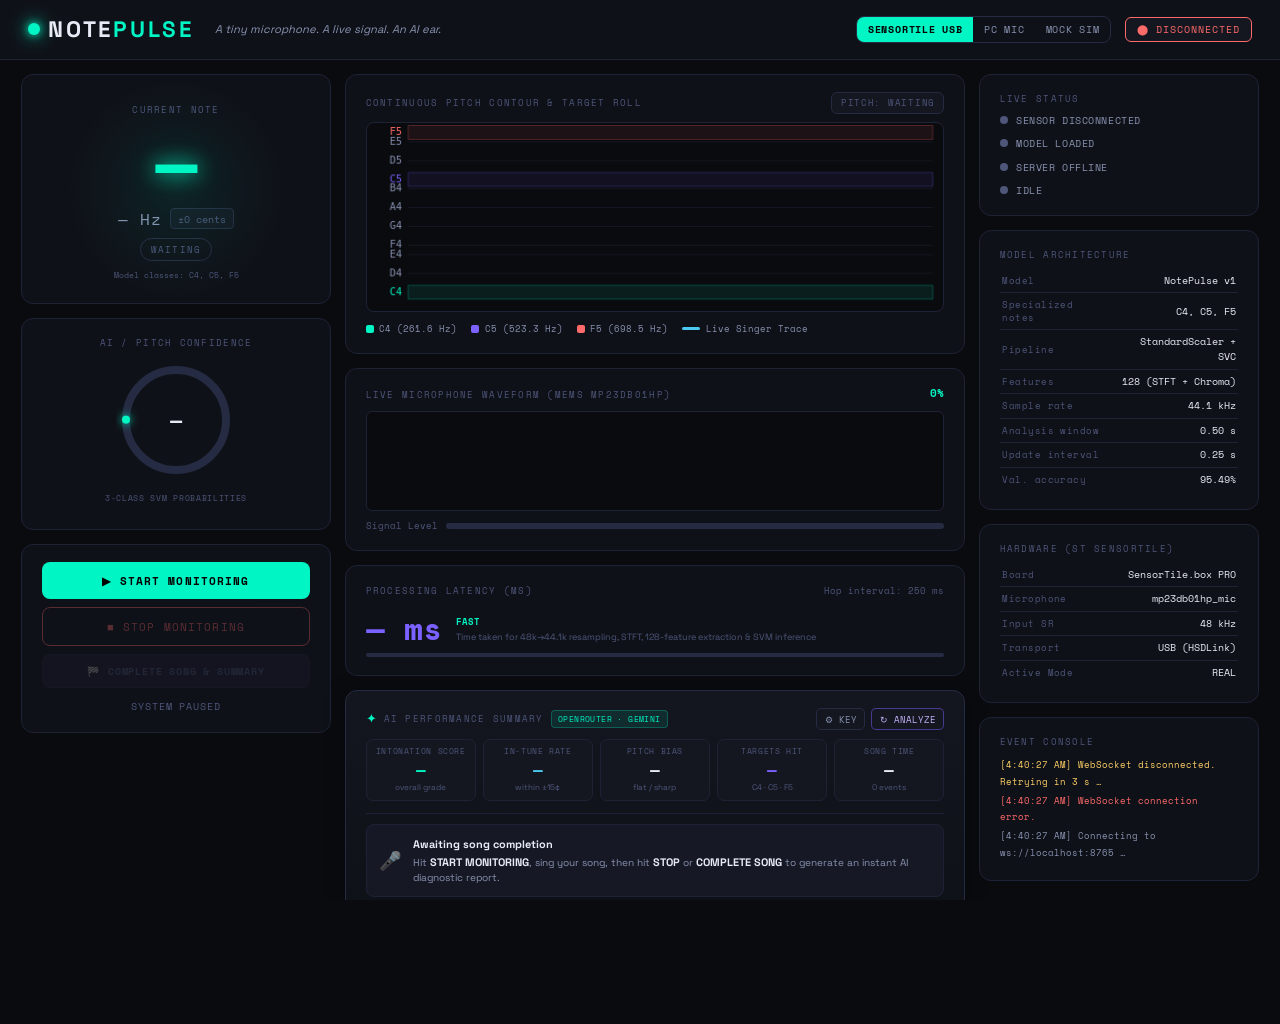
<file: gui_applications/notepulse-stm/frontend/index.html>
<!DOCTYPE html>
<html lang="en">
<head>
  <meta charset="UTF-8" />
  <meta name="viewport" content="width=device-width, initial-scale=1.0" />
  <title>NOTE PULSE — Live AI Note & Pitch Monitor</title>
  <link rel="stylesheet" href="style.css" />
  <link rel="preconnect" href="https://fonts.googleapis.com" />
  <link href="https://fonts.googleapis.com/css2?family=Space+Grotesk:wght@300;400;500;600;700&family=Space+Mono:wght@400;700&display=swap" rel="stylesheet" />
</head>
<body>
  <!-- ───────────────── HEADER ───────────────── -->
  <header>
    <div class="brand">
      <div class="pulse-dot"></div>
      <h1>NOTE<span class="accent">PULSE</span></h1>
    </div>
    <p class="tagline">A tiny microphone. A live signal. An AI ear.</p>
    <div class="header-right">
      <div class="mode-toggle">
        <button id="btnReal"  class="mode-btn active" data-mode="real">SENSORTILE USB</button>
        <button id="btnMic"   class="mode-btn"        data-mode="mic">PC MIC</button>
        <button id="btnMock"  class="mode-btn"        data-mode="mock">MOCK SIM</button>
      </div>
      <div class="conn-badge" id="connBadge">⬤ DISCONNECTED</div>
    </div>
  </header>

  <!-- ───────────────── MAIN GRID ───────────────── -->
  <main>

    <!-- ── Column 1: Hero note display + controls ── -->
    <section class="col col-hero">

      <!-- Big note display -->
      <div class="card card-note" id="noteCard">
        <div class="note-glow" id="noteGlow"></div>
        <div class="note-label">CURRENT NOTE</div>
        <div class="note-display" id="noteDisplay">—</div>
        <div class="note-freq-row">
          <span class="note-freq" id="noteFreq">— Hz</span>
          <span class="cents-badge" id="centsBadge">±0 cents</span>
        </div>
        <div class="note-badge"  id="noteBadge">WAITING</div>
        <div class="model-scope-hint" id="modelScopeHint">Model classes: C4, C5, F5</div>
      </div>

      <!-- Confidence ring -->
      <div class="card card-confidence">
        <div class="conf-label">AI / PITCH CONFIDENCE</div>
        <div class="conf-ring-wrap">
          <svg class="conf-ring" viewBox="0 0 120 120">
            <circle class="conf-bg"   cx="60" cy="60" r="50" />
            <circle class="conf-fill" cx="60" cy="60" r="50"
                    id="confArc"
                    stroke-dasharray="0 314.16"
                    stroke-dashoffset="78.54" />
          </svg>
          <div class="conf-pct" id="confPct">—</div>
        </div>
        <!-- Per-class probability bars for SVM model -->
        <div class="prob-title">3-CLASS SVM PROBABILITIES</div>
        <div class="prob-bars" id="probBars"></div>
      </div>

      <!-- Controls -->
      <div class="card card-controls">
        <button class="btn-start" id="btnStart">▶ START MONITORING</button>
        <button class="btn-stop"  id="btnStop"  disabled>■ STOP MONITORING</button>
        <button class="btn-finish-song" id="btnFinishSong" disabled>🏁 COMPLETE SONG & SUMMARY</button>
        <div class="system-state" id="systemState">SYSTEM PAUSED</div>
      </div>
    </section>

    <!-- ── Column 2: Pitch Contour + Waveform + Latency ── -->
    <section class="col col-center">

      <!-- CONTINUOUS PITCH CONTOUR & PIANO ROLL (VOCANO / Vocal visualizer) -->
      <div class="card card-pitch">
        <div class="card-header-flex">
          <div class="card-title">CONTINUOUS PITCH CONTOUR & TARGET ROLL</div>
          <div class="tuning-pill" id="tuningPill">PITCH: WAITING</div>
        </div>
        <div class="pitch-canvas-wrap">
          <canvas id="pitchCanvas" width="560" height="190"></canvas>
        </div>
        <div class="pitch-legend">
          <span class="legend-item"><span class="legend-dot dot-c4"></span> C4 (261.6 Hz)</span>
          <span class="legend-item"><span class="legend-dot dot-c5"></span> C5 (523.3 Hz)</span>
          <span class="legend-item"><span class="legend-dot dot-f5"></span> F5 (698.5 Hz)</span>
          <span class="legend-item"><span class="legend-line"></span> Live Singer Trace</span>
        </div>
      </div>

      <!-- Live waveform -->
      <div class="card card-wave">
        <div class="card-header-flex">
          <div class="card-title">LIVE MICROPHONE WAVEFORM (MEMS MP23DB01HP)</div>
          <span id="sigPct" class="sig-val">0%</span>
        </div>
        <canvas id="waveCanvas" width="560" height="100"></canvas>
        <div class="wave-footer">
          <span>Signal Level</span>
          <div class="sig-bar-wrap">
            <div class="sig-bar-fill" id="sigBarFill"></div>
          </div>
        </div>
      </div>

      <!-- Processing Latency Explainer -->
      <div class="card card-latency">
        <div class="card-header-flex">
          <div class="card-title">PROCESSING LATENCY (MS)</div>
          <span class="latency-budget">Hop interval: 250 ms</span>
        </div>
        <div class="latency-main">
          <div class="latency-val" id="latencyVal">— ms</div>
          <div class="latency-detail">
            <span class="latency-tag" id="latencySpeed">FAST</span>
            <span class="latency-explainer">Time taken for 48k→44.1k resampling, STFT, 128-feature extraction & SVM inference</span>
          </div>
        </div>
        <div class="latency-bar-wrap">
          <div class="latency-bar-fill" id="latencyBarFill"></div>
        </div>
      </div>

      <!-- ── AI Song Performance Summary & Vocal Coach ── -->
      <div class="card card-summary" id="summaryCard">
        <div class="card-header-flex">
          <div class="summary-title-wrap">
            <span class="ai-sparkle">✦</span>
            <div class="card-title">AI PERFORMANCE SUMMARY</div>
            <span class="ai-model-tag" id="aiModelTag">OPENROUTER · GEMINI</span>
          </div>
          <div class="summary-header-actions">
            <button type="button" class="btn-summary-sm" id="btnToggleKey" title="API Key settings">⚙ KEY</button>
            <button type="button" class="btn-summary-sm btn-accent-outline" id="btnAnalyzeNow" title="Re-analyze last song performance">↻ ANALYZE</button>
          </div>
        </div>

        <!-- Inline API Key configuration bar -->
        <div class="api-key-panel" id="apiKeyPanel" style="display: none;">
          <div class="api-key-row">
            <span class="api-key-label">OpenRouter Key:</span>
            <input type="password" id="inputApiKey" class="api-key-input" placeholder="sk-or-v1-..." autocomplete="off" />
            <button type="button" id="btnSaveKey" class="btn-save-key">SAVE</button>
          </div>
          <div class="api-key-hint">Or set variable <code>gemini_key = "..."</code> in <code>app.js</code></div>
        </div>

        <!-- Quick Telemetry Stats Row -->
        <div class="summary-stats-grid" id="summaryStatsGrid">
          <div class="summary-stat-cell">
            <div class="summary-stat-lbl">INTONATION SCORE</div>
            <div class="summary-stat-val val-score" id="sumScore">—</div>
            <div class="summary-stat-sub" id="sumScoreSub">overall grade</div>
          </div>
          <div class="summary-stat-cell">
            <div class="summary-stat-lbl">IN-TUNE RATE</div>
            <div class="summary-stat-val val-intune" id="sumInTune">—</div>
            <div class="summary-stat-sub" id="sumInTuneSub">within ±15¢</div>
          </div>
          <div class="summary-stat-cell">
            <div class="summary-stat-lbl">PITCH BIAS</div>
            <div class="summary-stat-val val-drift" id="sumDrift">—</div>
            <div class="summary-stat-sub" id="sumDriftSub">flat / sharp</div>
          </div>
          <div class="summary-stat-cell">
            <div class="summary-stat-lbl">TARGETS HIT</div>
            <div class="summary-stat-val val-targets" id="sumTargets">—</div>
            <div class="summary-stat-sub" id="sumTargetsSub">C4 · C5 · F5</div>
          </div>
          <div class="summary-stat-cell">
            <div class="summary-stat-lbl">SONG TIME</div>
            <div class="summary-stat-val val-dur" id="sumDuration">—</div>
            <div class="summary-stat-sub" id="sumEventsSub">0 events</div>
          </div>
        </div>

        <!-- AI Summary Body -->
        <div class="summary-body" id="summaryBody">
          <div class="summary-idle-notice" id="summaryIdleNotice">
            <span class="idle-icon">🎤</span>
            <div class="idle-text">
              <strong>Awaiting song completion</strong>
              <span>Hit <strong>START MONITORING</strong>, sing your song, then hit <strong>STOP</strong> or <strong>COMPLETE SONG</strong> to generate an instant AI diagnostic report.</span>
            </div>
          </div>

          <div class="summary-loading" id="summaryLoading" style="display: none;">
            <div class="loading-spinner"></div>
            <div class="loading-text">
              <div class="loading-title">NotePulse AI analyzing performance...</div>
              <div class="loading-sub">Evaluating intonation accuracy, missed pitch centers, and generating vocal drills via Gemini</div>
            </div>
          </div>

          <div class="summary-results" id="summaryResults" style="display: none;"></div>

          <div class="summary-key-alert" id="summaryKeyAlert" style="display: none;">
            <div class="key-alert-header">
              <span class="key-alert-icon">🔑</span>
              <div>
                <strong>OpenRouter API Key Needed</strong>
                <p>Paste your OpenRouter API key into <code>gemini_key</code> in <code>app.js</code> or enter it here:</p>
              </div>
            </div>
            <div class="key-alert-input-row">
              <input type="password" id="inputAlertKey" class="api-key-input" placeholder="sk-or-v1-..." />
              <button type="button" id="btnAlertSaveKey" class="btn-save-key">SAVE & GENERATE</button>
            </div>
          </div>
        </div>
      </div>

      <!-- Detection history -->
      <div class="card card-history">
        <div class="card-title">DETECTION HISTORY <span class="hist-count" id="histCount">0 events</span></div>
        <table class="hist-table">
          <thead><tr><th>Time</th><th>Note</th><th>Freq</th><th>Cents</th><th>Conf</th><th>Type</th></tr></thead>
          <tbody id="histBody"></tbody>
        </table>
      </div>
    </section>

    <!-- ── Column 3: Status panels ── -->
    <section class="col col-info">

      <!-- Live status indicators -->
      <div class="card card-status">
        <div class="card-title">LIVE STATUS</div>
        <div class="status-grid">
          <div class="status-item">
            <div class="status-dot" id="dotSensor"></div>
            <div class="status-text" id="txtSensor">SENSOR DISCONNECTED</div>
          </div>
          <div class="status-item">
            <div class="status-dot" id="dotModel"></div>
            <div class="status-text" id="txtModel">MODEL LOADED</div>
          </div>
          <div class="status-item">
            <div class="status-dot" id="dotWs"></div>
            <div class="status-text" id="txtWs">SERVER ONLINE</div>
          </div>
          <div class="status-item">
            <div class="status-dot" id="dotStream"></div>
            <div class="status-text" id="txtStream">IDLE</div>
          </div>
        </div>
      </div>

      <!-- Model info -->
      <div class="card card-model">
        <div class="card-title">MODEL ARCHITECTURE</div>
        <table class="info-table" id="modelTable">
          <tr><td>Model</td><td id="mi-name">NotePulse v1</td></tr>
          <tr><td>Specialized notes</td><td id="mi-notes">C4, C5, F5</td></tr>
          <tr><td>Pipeline</td><td>StandardScaler + SVC</td></tr>
          <tr><td>Features</td><td>128 (STFT + Chroma)</td></tr>
          <tr><td>Sample rate</td><td id="mi-sr">44.1 kHz</td></tr>
          <tr><td>Analysis window</td><td id="mi-win">0.50 s</td></tr>
          <tr><td>Update interval</td><td id="mi-step">0.25 s</td></tr>
          <tr><td>Val. accuracy</td><td id="mi-acc">95.49%</td></tr>
        </table>
      </div>

      <!-- Sensor info -->
      <div class="card card-sensor-info">
        <div class="card-title">HARDWARE (ST SENSORTILE)</div>
        <table class="info-table" id="sensorTable">
          <tr><td>Board</td><td id="si-board">SensorTile.box PRO</td></tr>
          <tr><td>Microphone</td><td id="si-mic">mp23db01hp_mic</td></tr>
          <tr><td>Input SR</td><td id="si-sr">48 kHz</td></tr>
          <tr><td>Transport</td><td id="si-conn">USB (HSDLink)</td></tr>
          <tr><td>Active Mode</td><td id="si-mode">REAL</td></tr>
        </table>
      </div>

      <!-- Console log -->
      <div class="card card-console">
        <div class="card-title">EVENT CONSOLE</div>
        <div class="console-body" id="consoleBody"></div>
      </div>
    </section>

  </main>

  <!-- ───────────────── SCRIPTS ───────────────── -->
  <script src="app.js"></script>
</body>
</html>
</file>
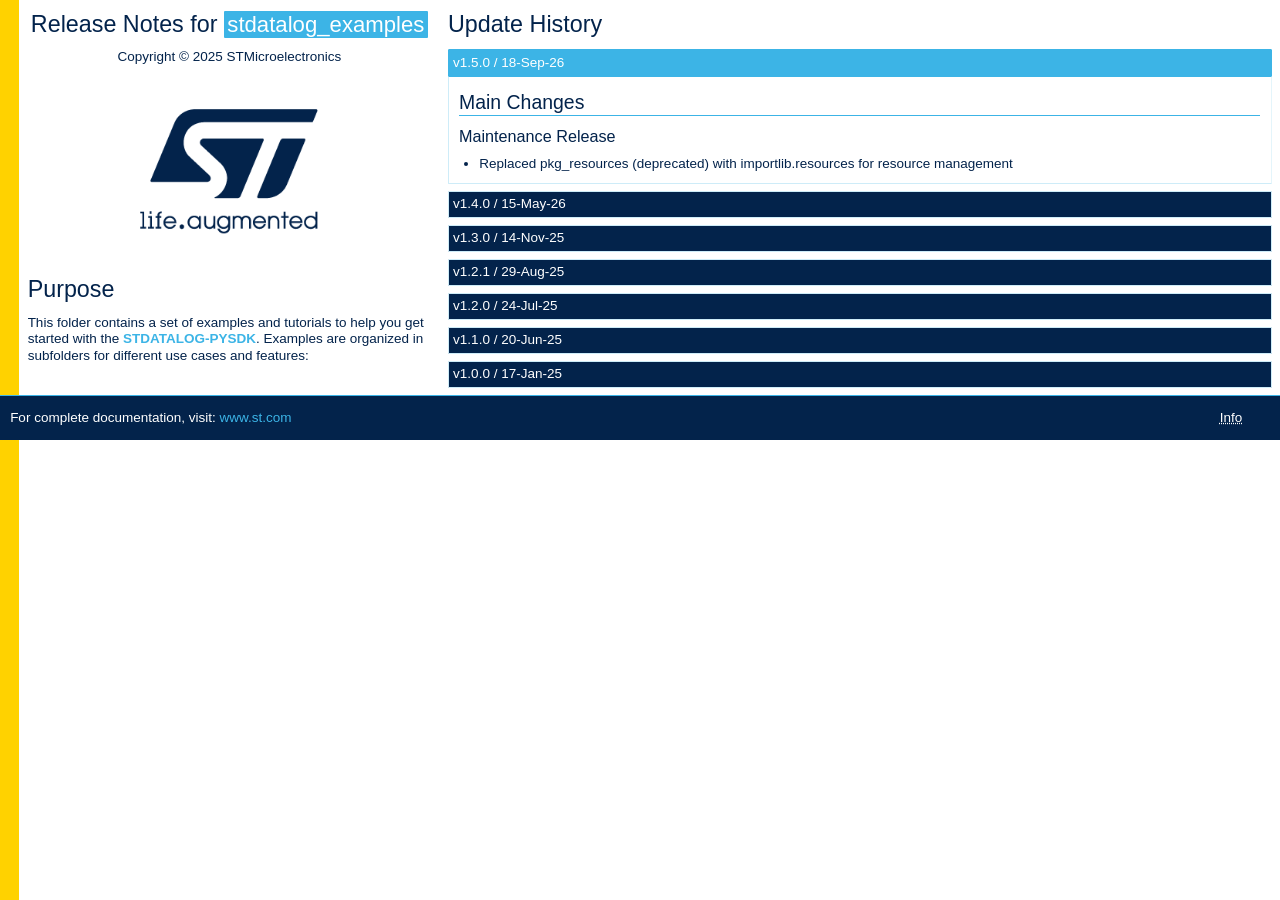
<file: Release_Notes.html>
<!DOCTYPE html>
<html xmlns="http://www.w3.org/1999/xhtml" lang="en" xml:lang="en">
<head>
  <meta charset="utf-8" />
  <meta name="generator" content="pandoc" />
  <meta name="viewport" content="width=device-width, initial-scale=1.0, user-scalable=yes" />
  <title>Release Notes for stdatalog_examples</title>
  <style type="text/css">
      code{white-space: pre-wrap;}
      span.smallcaps{font-variant: small-caps;}
      span.underline{text-decoration: underline;}
      div.column{display: inline-block; vertical-align: top; width: 50%;}
  </style>
  <link rel="stylesheet" href="_htmresc/mini-st_2020.css" />
  <!--[if lt IE 9]>
    <script src="//cdnjs.cloudflare.com/ajax/libs/html5shiv/3.7.3/html5shiv-printshiv.min.js"></script>
  <![endif]-->
  <link rel="icon" type="image/x-icon" href="_htmresc/favicon.png" />
</head>
<body>
<div class="row">
<div class="col-sm-12 col-lg-4">
<center>
<h1 id="release-notes-for-stdatalog_examples">Release Notes for <mark>stdatalog_examples</mark></h1>
<p>Copyright © 2025 STMicroelectronics</p>
<a href="https://www.st.com" class="logo"><img src="_htmresc/st_logo_2020.png" alt="ST logo" /></a>
</center>
<h1 id="purpose">Purpose</h1>
<p>This folder contains a set of examples and tutorials to help you get started with the <strong><a href="https://github.com/STMicroelectronics/stdatalog-pysdk">STDATALOG-PYSDK</a></strong>. Examples are organized in subfolders for different use cases and features:</p>
</div>
<div class="col-sm-12 col-lg-8">
<h1 id="update-history">Update History</h1>
<div class="collapse">
<input type="checkbox" id="collapse-section7" checked aria-hidden="true"> <label for="collapse-section7" aria-hidden="true">v1.5.0 / 18-Sep-26</label>
<div>
<h2 id="main-changes">Main Changes</h2>
<h3 id="maintenance-release">Maintenance Release</h3>
<ul>
<li>Replaced pkg_resources (deprecated) with importlib.resources for resource management</li>
</ul>
</div>
</div>
<div class="collapse">
<input type="checkbox" id="collapse-section6" aria-hidden="true"> <label for="collapse-section6" aria-hidden="true">v1.4.0 / 15-May-26</label>
<div>
<h2 id="main-changes-1">Main Changes</h2>
<h3 id="maintenance-release-1">Maintenance Release</h3>
<ul>
<li>Refactored and enhance documentation across multiple plugins
<ul>
<li>Removed unnecessary whitespace and added newlines for code consistency in 0_ML_AI_plugin.py.</li>
<li>Added pylint skip directive to dToF_PeopleCounting plugins to suppress warnings.</li>
<li>Improved docstrings in CSVDataSavePlugin.py for clarity on methods and parameters.</li>
<li>Enhanced comments and docstrings in InclinationGamePlugin.py for better understanding of functionality.</li>
<li>Updated FilterPlugin.py and ProcessPlugin.py with detailed docstrings and comments for clarity.</li>
<li>Added initialization messages and improved logging in HelloWorldPlugin and its status variant.</li>
<li>Implemented GUI functionality in FilterPlugin_GUI.py with appropriate docstrings and comments.</li>
</ul></li>
<li>Updated examples and documentation to support unified JSON configuration for MLC and ISPU sensors</li>
<li>Added JSON configuration examples</li>
<li>Refactored sensor streaming example
<ul>
<li>Deleted the original stdatalog_sensors_streaming.py file.</li>
<li>Introduced stdatalog_sensors_streaming.py for a combined streaming example supporting USB and serial transports.</li>
<li>Created stdatalog_sensors_streaming_common.py to encapsulate shared logic for streaming.</li>
<li>Added stdatalog_sensors_streaming_serial.py for serial-specific streaming functionality.</li>
<li>Introduced stdatalog_sensors_streaming_usb.py for USB/PnPL streaming example.</li>
</ul></li>
</ul>
</div>
</div>
<div class="collapse">
<input type="checkbox" id="collapse-section5" aria-hidden="true"> <label for="collapse-section5" aria-hidden="true">v1.3.0 / 14-Nov-25</label>
<div>
<h2 id="main-changes-2">Main Changes</h2>
<h3 id="maintenance-release-and-product-update">Maintenance Release and Product Update</h3>
<ul>
<li>Reshaped GUI examples for FP-IND-DATALOGMC: created dedicated folder and scripts for CubeAI and NanoEdgeAI Studio applications</li>
<li>Added new example: stdatalog_sensors_streaming.py</li>
<li>Updated acquisition example folder</li>
</ul>
</div>
</div>
<div class="collapse">
<input type="checkbox" id="collapse-section4" aria-hidden="true"> <label for="collapse-section4" aria-hidden="true">v1.2.1 / 29-Aug-25</label>
<div>
<h2 id="main-changes-3">Main Changes</h2>
<h3 id="patch-release">Patch Release</h3>
<ul>
<li>Solved issue #1 - pull request #2: accepted proposal from <span class="citation" data-cites="YumTaha">@YumTaha</span></li>
<li>Added stdatalog_API_examples_SerialLink.py example in stdatalog_examples_tests</li>
</ul>
</div>
</div>
<div class="collapse">
<input type="checkbox" id="collapse-section3" aria-hidden="true"> <label for="collapse-section3" aria-hidden="true">v1.2.0 / 24-Jul-25</label>
<div>
<h2 id="main-changes-4">Main Changes</h2>
<h3 id="maintenance-release-2">Maintenance Release</h3>
<ul>
<li>Solved issue #3 Documentation Mismatch in Assisted Segmentation README</li>
</ul>
</div>
</div>
<div class="collapse">
<input type="checkbox" id="collapse-section2" aria-hidden="true"> <label for="collapse-section2" aria-hidden="true">v1.1.0 / 20-Jun-25</label>
<div>
<h2 id="main-changes-5">Main Changes</h2>
<h3 id="maintenance-release-3">Maintenance Release</h3>
<ul>
<li>Added support to Python 3.13</li>
<li>Updated SDK examples with plots: use Plotly instead of matplotlib</li>
<li>Fixed separator char (‘\’ to ‘/’)</li>
<li>Fixed trimming in MC_AI_dataset_creation application</li>
</ul>
</div>
</div>
<div class="collapse">
<input type="checkbox" id="collapse-section1" aria-hidden="true"> <label for="collapse-section1" aria-hidden="true">v1.0.0 / 17-Jan-25</label>
<div>
<h2 id="main-changes-6">Main Changes</h2>
<h3 id="first-official-release">First official release</h3>
</div>
</div>
</div>
</div>
<footer class="sticky">
<div class="columns">
<div class="column" style="width:95%;">
<p>For complete documentation, visit: <a href="https://github.com/STMicroelectronics/stdatalog-pysdk">www.st.com</a></p>
</div><div class="column" style="width:5%;">
<p><abbr title="Based on template cx566953 version 2.0">Info</abbr></p>
</div>
</div>
</footer>
</body>
</html>
</file>
<file: gui_applications/notepulse-stm/frontend/style.css>
/* ══════════════════════════════════════════════════════════════════════════
   NOTE PULSE – style.css
   Dark futuristic audio monitor — neon accents, pitch contour, latency breakdown
   ══════════════════════════════════════════════════════════════════════════ */

/* ── Reset & root ─────────────────────────────────────────────────────────── */
*, *::before, *::after { box-sizing: border-box; margin: 0; padding: 0; }

:root {
  --bg:         #0a0b0f;
  --bg2:        #0f1118;
  --bg3:        #141720;
  --border:     #1e2235;
  --border2:    #252b42;

  --accent:     #00f5c4;     /* teal neon */
  --accent2:    #7b61ff;     /* purple neon */
  --accent3:    #ff6b6b;     /* red warning */
  --accent4:    #ffd166;     /* amber */
  --accent5:    #4cc9f0;     /* cyan */

  --text:       #e8eaf6;
  --text2:      #8892b0;
  --text3:      #4e567a;

  --note-c4:    #00f5c4;
  --note-c5:    #7b61ff;
  --note-f5:    #ff6b6b;
  --note-other: #4cc9f0;
  --note-unk:   #555;

  --font-mono:  'Space Mono', monospace;
  --font-ui:    'Space Grotesk', sans-serif;

  --radius:     12px;
  --card-pad:   1.25rem 1.4rem;
}

html, body {
  height: 100%;
  background: var(--bg);
  color: var(--text);
  font-family: var(--font-ui);
  font-size: 14px;
  line-height: 1.5;
  overflow-x: hidden;
}

/* ── Scrollbar ───────────────────────────────────────────────────────────── */
::-webkit-scrollbar { width: 6px; }
::-webkit-scrollbar-track { background: var(--bg2); }
::-webkit-scrollbar-thumb { background: var(--border2); border-radius: 3px; }

/* ══════════════════════════════════════════════════════════════════════════
   HEADER
   ══════════════════════════════════════════════════════════════════════════ */

header {
  display: flex;
  align-items: center;
  gap: 1.5rem;
  padding: 0.9rem 2rem;
  background: var(--bg2);
  border-bottom: 1px solid var(--border);
  position: sticky;
  top: 0;
  z-index: 100;
}

.brand {
  display: flex;
  align-items: center;
  gap: 0.6rem;
  flex-shrink: 0;
}

.pulse-dot {
  width: 12px; height: 12px;
  border-radius: 50%;
  background: var(--accent);
  box-shadow: 0 0 8px var(--accent), 0 0 20px var(--accent);
  animation: pulse 1.6s ease-in-out infinite;
}

@keyframes pulse {
  0%, 100% { transform: scale(1); opacity: 1; }
  50%       { transform: scale(1.4); opacity: 0.6; }
}

header h1 {
  font-size: 1.6rem;
  font-weight: 700;
  letter-spacing: 0.12em;
  color: var(--text);
}

header h1 .accent { color: var(--accent); }

.tagline {
  color: var(--text2);
  font-size: 0.8rem;
  font-style: italic;
  flex: 1;
}

.header-right {
  display: flex;
  align-items: center;
  gap: 1rem;
  flex-shrink: 0;
}

/* Mode toggle */
.mode-toggle {
  display: flex;
  border: 1px solid var(--border2);
  border-radius: 8px;
  overflow: hidden;
}

.mode-btn {
  background: transparent;
  border: none;
  color: var(--text2);
  font-family: var(--font-mono);
  font-size: 0.7rem;
  letter-spacing: 0.08em;
  padding: 0.35rem 0.75rem;
  cursor: pointer;
  transition: all 0.2s;
}

.mode-btn.active {
  background: var(--accent);
  color: #000;
  font-weight: 700;
}

.mode-btn:not(.active):hover {
  background: var(--border2);
  color: var(--text);
}

/* Connection badge */
.conn-badge {
  font-family: var(--font-mono);
  font-size: 0.68rem;
  letter-spacing: 0.1em;
  padding: 0.3rem 0.8rem;
  border-radius: 6px;
  background: var(--bg3);
  border: 1px solid var(--border2);
  color: var(--text3);
  transition: all 0.3s;
}

.conn-badge.connected    { color: var(--accent); border-color: var(--accent); box-shadow: 0 0 8px rgba(0,245,196,0.2); }
.conn-badge.disconnected { color: var(--accent3); border-color: var(--accent3); }


/* ══════════════════════════════════════════════════════════════════════════
   MAIN GRID
   ══════════════════════════════════════════════════════════════════════════ */

main {
  display: grid;
  grid-template-columns: 310px 1fr 280px;
  gap: 1rem;
  padding: 1rem 1.5rem;
  min-height: calc(100vh - 60px);
  align-items: start;
}

/* Columns */
.col { display: flex; flex-direction: column; gap: 1rem; }

/* ══════════════════════════════════════════════════════════════════════════
   CARD BASE
   ══════════════════════════════════════════════════════════════════════════ */

.card {
  background: var(--bg2);
  border: 1px solid var(--border);
  border-radius: var(--radius);
  padding: var(--card-pad);
  position: relative;
  overflow: hidden;
}

.card-title {
  font-family: var(--font-mono);
  font-size: 0.65rem;
  letter-spacing: 0.14em;
  color: var(--text3);
  margin-bottom: 0.5rem;
  text-transform: uppercase;
}

.card-header-flex {
  display: flex;
  justify-content: space-between;
  align-items: center;
  margin-bottom: 0.6rem;
}

.card-header-flex .card-title { margin-bottom: 0; }

/* ══════════════════════════════════════════════════════════════════════════
   NOTE CARD (hero)
   ══════════════════════════════════════════════════════════════════════════ */

.card-note {
  text-align: center;
  padding: 1.75rem 1.5rem 1.25rem;
  min-height: 230px;
  display: flex;
  flex-direction: column;
  align-items: center;
  justify-content: center;
  gap: 0.35rem;
}

.note-glow {
  position: absolute;
  top: 50%; left: 50%;
  transform: translate(-50%, -50%);
  width: 220px; height: 220px;
  border-radius: 50%;
  background: radial-gradient(circle, rgba(0,245,196,0.08), transparent 70%);
  pointer-events: none;
  transition: background 0.4s;
}

.note-label {
  font-family: var(--font-mono);
  font-size: 0.65rem;
  letter-spacing: 0.14em;
  color: var(--text3);
}

.note-display {
  font-family: var(--font-mono);
  font-size: 5rem;
  font-weight: 700;
  color: var(--accent);
  line-height: 1;
  text-shadow: 0 0 20px var(--accent), 0 0 50px rgba(0,245,196,0.3);
  transition: all 0.3s ease;
  min-height: 80px;
  display: flex;
  align-items: center;
}

.note-freq-row {
  display: flex;
  align-items: center;
  gap: 0.6rem;
}

.note-freq {
  font-family: var(--font-mono);
  font-size: 1.15rem;
  color: var(--text2);
  letter-spacing: 0.05em;
}

.cents-badge {
  font-family: var(--font-mono);
  font-size: 0.68rem;
  padding: 0.15rem 0.5rem;
  border-radius: 4px;
  background: var(--bg3);
  border: 1px solid var(--border2);
  color: var(--text3);
}

.cents-badge.in-tune { color: var(--accent); border-color: var(--accent); }
.cents-badge.flat    { color: var(--accent5); border-color: var(--accent5); }
.cents-badge.sharp   { color: var(--accent4); border-color: var(--accent4); }

.note-badge {
  font-family: var(--font-mono);
  font-size: 0.65rem;
  letter-spacing: 0.12em;
  padding: 0.25rem 0.75rem;
  border-radius: 20px;
  border: 1px solid var(--border2);
  color: var(--text3);
  margin-top: 0.2rem;
  transition: all 0.3s;
}

.note-badge.live          { color: var(--accent); border-color: var(--accent); box-shadow: 0 0 8px rgba(0,245,196,0.25); }
.note-badge.outside-range { color: var(--accent5); border-color: var(--accent5); box-shadow: 0 0 8px rgba(76,201,240,0.2); }
.note-badge.low-conf      { color: var(--accent4); border-color: var(--accent4); }
.note-badge.silence       { color: var(--text3); border-color: var(--text3); }
.note-badge.error         { color: var(--accent3); border-color: var(--accent3); }
.note-badge.mock          { color: var(--accent2); border-color: var(--accent2); }

.model-scope-hint {
  font-family: var(--font-mono);
  font-size: 0.6rem;
  color: var(--text3);
  margin-top: 0.2rem;
}

/* Note colour classes */
.note-C4 .note-display { color: var(--note-c4); text-shadow: 0 0 20px var(--note-c4); }
.note-C5 .note-display { color: var(--note-c5); text-shadow: 0 0 20px var(--note-c5); }
.note-F5 .note-display { color: var(--note-f5); text-shadow: 0 0 20px var(--note-f5); }
.note-other .note-display { color: var(--note-other); text-shadow: 0 0 20px var(--note-other); }

.note-C4 .note-glow { background: radial-gradient(circle, rgba(0,245,196,0.12), transparent 70%); }
.note-C5 .note-glow { background: radial-gradient(circle, rgba(123,97,255,0.12), transparent 70%); }
.note-F5 .note-glow { background: radial-gradient(circle, rgba(255,107,107,0.12), transparent 70%); }
.note-other .note-glow { background: radial-gradient(circle, rgba(76,201,240,0.12), transparent 70%); }

/* ══════════════════════════════════════════════════════════════════════════
   CONFIDENCE RING
   ══════════════════════════════════════════════════════════════════════════ */

.card-confidence { text-align: center; }

.conf-label {
  font-family: var(--font-mono);
  font-size: 0.65rem;
  letter-spacing: 0.14em;
  color: var(--text3);
  margin-bottom: 0.75rem;
}

.conf-ring-wrap {
  position: relative;
  width: 120px; height: 120px;
  margin: 0 auto 0.8rem;
}

.conf-ring { transform: rotate(-90deg); }

.conf-bg {
  fill: none;
  stroke: var(--border2);
  stroke-width: 8;
}

.conf-fill {
  fill: none;
  stroke: var(--accent);
  stroke-width: 8;
  stroke-linecap: round;
  transition: stroke-dasharray 0.4s ease, stroke 0.3s;
  filter: drop-shadow(0 0 4px var(--accent));
}

.conf-pct {
  position: absolute;
  top: 50%; left: 50%;
  transform: translate(-50%, -50%);
  font-family: var(--font-mono);
  font-size: 1.4rem;
  font-weight: 700;
  color: var(--text);
}

.prob-title {
  font-family: var(--font-mono);
  font-size: 0.6rem;
  letter-spacing: 0.08em;
  color: var(--text3);
  margin-bottom: 0.5rem;
}

/* Per-class probability bars */
.prob-bars { display: flex; flex-direction: column; gap: 0.4rem; }

.prob-row { display: flex; align-items: center; gap: 0.5rem; }

.prob-note {
  font-family: var(--font-mono);
  font-size: 0.75rem;
  width: 28px;
  text-align: right;
  color: var(--text2);
  flex-shrink: 0;
}

.prob-bar-wrap {
  flex: 1;
  height: 6px;
  background: var(--border2);
  border-radius: 3px;
  overflow: hidden;
}

.prob-bar-fill {
  height: 100%;
  border-radius: 3px;
  background: var(--accent);
  transition: width 0.3s ease;
}

.prob-val {
  font-family: var(--font-mono);
  font-size: 0.65rem;
  color: var(--text3);
  width: 32px;
  flex-shrink: 0;
}

/* ══════════════════════════════════════════════════════════════════════════
   CONTROLS
   ══════════════════════════════════════════════════════════════════════════ */

.card-controls {
  display: flex;
  flex-direction: column;
  gap: 0.6rem;
  align-items: stretch;
}

.btn-start, .btn-stop {
  font-family: var(--font-mono);
  font-size: 0.8rem;
  letter-spacing: 0.1em;
  padding: 0.7rem 1rem;
  border-radius: 8px;
  border: none;
  cursor: pointer;
  transition: all 0.2s;
}

.btn-start {
  background: var(--accent);
  color: #000;
  font-weight: 700;
}

.btn-start:hover:not(:disabled) {
  background: #00ddb0;
  box-shadow: 0 0 20px rgba(0,245,196,0.4);
}

.btn-start:disabled { opacity: 0.4; cursor: not-allowed; }

.btn-stop {
  background: transparent;
  border: 1px solid var(--accent3);
  color: var(--accent3);
}

.btn-stop:hover:not(:disabled) {
  background: rgba(255,107,107,0.1);
  box-shadow: 0 0 12px rgba(255,107,107,0.2);
}

.btn-stop:disabled { opacity: 0.3; cursor: not-allowed; }

.system-state {
  font-family: var(--font-mono);
  font-size: 0.7rem;
  letter-spacing: 0.1em;
  text-align: center;
  color: var(--text3);
  padding-top: 0.25rem;
}

.system-state.live    { color: var(--accent); }
.system-state.mock    { color: var(--accent2); }
.system-state.paused  { color: var(--text3); }
.system-state.error   { color: var(--accent3); }

/* ══════════════════════════════════════════════════════════════════════════
   PITCH CONTOUR & NOTE ROLL (ChatGPT vocal visualizer style)
   ══════════════════════════════════════════════════════════════════════════ */

.card-pitch { padding: 1.25rem 1.4rem; }

.tuning-pill {
  font-family: var(--font-mono);
  font-size: 0.65rem;
  letter-spacing: 0.08em;
  padding: 0.2rem 0.6rem;
  border-radius: 6px;
  background: var(--bg3);
  border: 1px solid var(--border2);
  color: var(--text3);
}

.tuning-pill.in-tune { color: var(--accent); border-color: var(--accent); }
.tuning-pill.flat    { color: var(--accent5); border-color: var(--accent5); }
.tuning-pill.sharp   { color: var(--accent4); border-color: var(--accent4); }

.pitch-canvas-wrap {
  position: relative;
  width: 100%;
  height: 190px;
  background: var(--bg);
  border-radius: 8px;
  border: 1px solid var(--border);
  overflow: hidden;
}

#pitchCanvas {
  width: 100%;
  height: 100%;
  display: block;
}

.pitch-legend {
  display: flex;
  flex-wrap: wrap;
  align-items: center;
  gap: 1rem;
  margin-top: 0.75rem;
  font-family: var(--font-mono);
  font-size: 0.62rem;
  color: var(--text2);
}

.legend-item { display: flex; align-items: center; gap: 0.4rem; }

.legend-dot {
  width: 8px; height: 8px;
  border-radius: 2px;
}

.legend-dot.dot-c4 { background: var(--note-c4); }
.legend-dot.dot-c5 { background: var(--note-c5); }
.legend-dot.dot-f5 { background: var(--note-f5); }

.legend-line {
  width: 18px; height: 3px;
  background: var(--accent5);
  border-radius: 2px;
}

/* ══════════════════════════════════════════════════════════════════════════
   WAVEFORM
   ══════════════════════════════════════════════════════════════════════════ */

.card-wave { padding: 1.25rem 1.4rem; }

#waveCanvas {
  width: 100%;
  height: 100px;
  border-radius: 6px;
  background: var(--bg);
  border: 1px solid var(--border);
  display: block;
}

.sig-val {
  font-family: var(--font-mono);
  font-size: 0.75rem;
  color: var(--accent);
  font-weight: 700;
}

.wave-footer {
  display: flex;
  align-items: center;
  gap: 0.6rem;
  margin-top: 0.6rem;
  font-family: var(--font-mono);
  font-size: 0.65rem;
  color: var(--text3);
}

.sig-bar-wrap {
  flex: 1;
  height: 6px;
  background: var(--border2);
  border-radius: 3px;
  overflow: hidden;
}

.sig-bar-fill {
  height: 100%;
  border-radius: 3px;
  background: linear-gradient(90deg, var(--accent), var(--accent2));
  width: 0%;
  transition: width 0.3s ease;
}

/* ══════════════════════════════════════════════════════════════════════════
   LATENCY
   ══════════════════════════════════════════════════════════════════════════ */

.card-latency { display: flex; flex-direction: column; gap: 0.6rem; }

.latency-budget {
  font-family: var(--font-mono);
  font-size: 0.62rem;
  color: var(--text3);
}

.latency-main {
  display: flex;
  align-items: center;
  gap: 1rem;
}

.latency-val {
  font-family: var(--font-mono);
  font-size: 2.2rem;
  font-weight: 700;
  color: var(--accent2);
  line-height: 1;
}

.latency-detail {
  display: flex;
  flex-direction: column;
  gap: 0.2rem;
}

.latency-tag {
  font-family: var(--font-mono);
  font-size: 0.65rem;
  color: var(--accent);
  font-weight: 700;
}

.latency-explainer {
  font-size: 0.65rem;
  color: var(--text3);
  line-height: 1.3;
}

.latency-bar-wrap {
  height: 4px;
  background: var(--border2);
  border-radius: 2px;
  overflow: hidden;
}

.latency-bar-fill {
  height: 100%;
  background: var(--accent2);
  border-radius: 2px;
  width: 0%;
  transition: width 0.3s ease, background 0.2s;
}

/* ══════════════════════════════════════════════════════════════════════════
   HISTORY TABLE
   ══════════════════════════════════════════════════════════════════════════ */

.card-history { max-height: 320px; overflow: hidden; display: flex; flex-direction: column; }

.hist-count {
  color: var(--text3);
  font-size: 0.6rem;
  float: right;
}

.hist-table {
  width: 100%;
  border-collapse: collapse;
  font-family: var(--font-mono);
  font-size: 0.68rem;
  overflow-y: auto;
}

.hist-table thead th {
  color: var(--text3);
  font-weight: 400;
  text-align: left;
  padding: 0.3rem 0.4rem;
  border-bottom: 1px solid var(--border);
  font-size: 0.62rem;
  letter-spacing: 0.06em;
}

.hist-table tbody { display: block; max-height: 200px; overflow-y: auto; }
.hist-table thead tr { display: table; width: 100%; table-layout: fixed; }

.hist-table tbody tr {
  display: table;
  width: 100%;
  table-layout: fixed;
  animation: fadeIn 0.3s ease;
}

@keyframes fadeIn {
  from { opacity: 0; transform: translateX(-6px); }
  to   { opacity: 1; transform: none; }
}

.hist-table td {
  padding: 0.3rem 0.4rem;
  color: var(--text2);
  border-top: 1px solid var(--border);
}

.hist-table td.note-cell { font-weight: 700; }
.hist-table td.note-C4   { color: var(--note-c4); }
.hist-table td.note-C5   { color: var(--note-c5); }
.hist-table td.note-F5   { color: var(--note-f5); }
.hist-table td.note-other{ color: var(--note-other); }
.hist-table td.note-UNK  { color: var(--text3); }

/* ══════════════════════════════════════════════════════════════════════════
   STATUS DOTS
   ══════════════════════════════════════════════════════════════════════════ */

.card-status { padding: 1.25rem 1.4rem; }

.status-grid { display: flex; flex-direction: column; gap: 0.65rem; }

.status-item { display: flex; align-items: center; gap: 0.6rem; }

.status-dot {
  width: 8px; height: 8px;
  border-radius: 50%;
  background: var(--text3);
  flex-shrink: 0;
  transition: all 0.3s;
}

.status-dot.on   { background: var(--accent);  box-shadow: 0 0 6px var(--accent); }
.status-dot.warn { background: var(--accent4); box-shadow: 0 0 6px var(--accent4); }
.status-dot.err  { background: var(--accent3); box-shadow: 0 0 6px var(--accent3); }

.status-text {
  font-family: var(--font-mono);
  font-size: 0.68rem;
  letter-spacing: 0.06em;
  color: var(--text2);
}

/* ══════════════════════════════════════════════════════════════════════════
   INFO TABLES
   ══════════════════════════════════════════════════════════════════════════ */

.info-table {
  width: 100%;
  border-collapse: collapse;
  font-size: 0.75rem;
}

.info-table td {
  padding: 0.3rem 0.2rem;
  border-bottom: 1px solid var(--border);
}

.info-table td:first-child {
  color: var(--text3);
  font-family: var(--font-mono);
  font-size: 0.65rem;
  letter-spacing: 0.05em;
  width: 48%;
}

.info-table td:last-child {
  color: var(--text);
  font-family: var(--font-mono);
  font-size: 0.72rem;
  text-align: right;
}

.info-table tr:last-child td { border-bottom: none; }

/* ══════════════════════════════════════════════════════════════════════════
   CONSOLE
   ══════════════════════════════════════════════════════════════════════════ */

.card-console { flex: 1; }

.console-body {
  font-family: var(--font-mono);
  font-size: 0.65rem;
  color: var(--text3);
  max-height: 120px;
  overflow-y: auto;
  line-height: 1.8;
}

.console-body .log-line { padding: 0.1rem 0; }
.console-body .log-line.info  { color: var(--text2); }
.console-body .log-line.ok    { color: var(--accent); }
.console-body .log-line.warn  { color: var(--accent4); }
.console-body .log-line.error { color: var(--accent3); }

/* ══════════════════════════════════════════════════════════════════════════
   FINISH SONG BUTTON
   ══════════════════════════════════════════════════════════════════════════ */

.btn-finish-song {
  font-family: var(--font-mono);
  font-size: 0.72rem;
  letter-spacing: 0.08em;
  padding: 0.6rem 0.9rem;
  border-radius: 8px;
  background: rgba(123, 97, 255, 0.12);
  border: 1px solid var(--accent2);
  color: #c4b5fd;
  cursor: pointer;
  transition: all 0.25s ease;
  font-weight: 600;
}

.btn-finish-song:hover:not(:disabled) {
  background: rgba(123, 97, 255, 0.28);
  box-shadow: 0 0 16px rgba(123, 97, 255, 0.4);
  color: #fff;
}

.btn-finish-song:disabled {
  opacity: 0.3;
  cursor: not-allowed;
  border-color: var(--border2);
  color: var(--text3);
}

/* ══════════════════════════════════════════════════════════════════════════
   AI PERFORMANCE SUMMARY CARD
   ══════════════════════════════════════════════════════════════════════════ */

.card-summary {
  background: linear-gradient(180deg, rgba(20, 23, 32, 0.95) 0%, rgba(15, 17, 24, 0.98) 100%);
  border: 1px solid var(--border2);
  box-shadow: 0 4px 20px rgba(0, 0, 0, 0.4);
  transition: border-color 0.3s;
}

.card-summary.has-data {
  border-color: rgba(123, 97, 255, 0.35);
}

.summary-title-wrap {
  display: flex;
  align-items: center;
  gap: 0.5rem;
}

.ai-sparkle {
  color: var(--accent);
  font-size: 0.9rem;
  animation: pulse-glow 2s infinite ease-in-out;
}

@keyframes pulse-glow {
  0%, 100% { transform: scale(1); opacity: 0.8; filter: drop-shadow(0 0 2px var(--accent)); }
  50% { transform: scale(1.2); opacity: 1; filter: drop-shadow(0 0 6px var(--accent)); }
}

.ai-model-tag {
  font-family: var(--font-mono);
  font-size: 0.58rem;
  padding: 0.15rem 0.45rem;
  border-radius: 4px;
  background: rgba(0, 245, 196, 0.1);
  color: var(--accent);
  border: 1px solid rgba(0, 245, 196, 0.25);
  letter-spacing: 0.05em;
}

.summary-header-actions {
  display: flex;
  align-items: center;
  gap: 0.4rem;
}

.btn-summary-sm {
  font-family: var(--font-mono);
  font-size: 0.65rem;
  padding: 0.25rem 0.55rem;
  border-radius: 5px;
  background: var(--bg3);
  border: 1px solid var(--border2);
  color: var(--text2);
  cursor: pointer;
  transition: all 0.2s;
}

.btn-summary-sm:hover {
  background: var(--border2);
  color: var(--text);
  border-color: var(--text3);
}

.btn-summary-sm.btn-accent-outline {
  border-color: rgba(123, 97, 255, 0.5);
  color: #c4b5fd;
}

.btn-summary-sm.btn-accent-outline:hover {
  background: rgba(123, 97, 255, 0.2);
  color: #fff;
  box-shadow: 0 0 8px rgba(123, 97, 255, 0.3);
}

/* API Key Panel */
.api-key-panel {
  background: var(--bg3);
  border: 1px dashed var(--border2);
  border-radius: 8px;
  padding: 0.6rem 0.8rem;
  margin-bottom: 0.8rem;
}

.api-key-row {
  display: flex;
  align-items: center;
  gap: 0.5rem;
}

.api-key-label {
  font-family: var(--font-mono);
  font-size: 0.68rem;
  color: var(--text2);
  white-space: nowrap;
}

.api-key-input {
  flex: 1;
  background: var(--bg2);
  border: 1px solid var(--border2);
  border-radius: 4px;
  color: var(--text);
  font-family: var(--font-mono);
  font-size: 0.72rem;
  padding: 0.35rem 0.6rem;
  outline: none;
  transition: border-color 0.2s;
}

.api-key-input:focus {
  border-color: var(--accent);
  box-shadow: 0 0 6px rgba(0, 245, 196, 0.2);
}

.btn-save-key {
  font-family: var(--font-mono);
  font-size: 0.65rem;
  font-weight: 700;
  padding: 0.38rem 0.75rem;
  border-radius: 4px;
  background: var(--accent);
  color: #000;
  border: none;
  cursor: pointer;
  transition: all 0.2s;
}

.btn-save-key:hover {
  background: #00ddb0;
  box-shadow: 0 0 8px rgba(0, 245, 196, 0.4);
}

.api-key-hint {
  font-size: 0.62rem;
  color: var(--text3);
  margin-top: 0.35rem;
  font-family: var(--font-mono);
}

.api-key-hint code {
  color: var(--accent4);
  background: rgba(255, 209, 102, 0.1);
  padding: 0.1rem 0.3rem;
  border-radius: 3px;
}

/* Summary Quick Stats Grid */
.summary-stats-grid {
  display: grid;
  grid-template-columns: repeat(5, 1fr);
  gap: 0.5rem;
  margin-bottom: 0.85rem;
}

.summary-stat-cell {
  background: var(--bg3);
  border: 1px solid var(--border);
  border-radius: 7px;
  padding: 0.45rem 0.55rem;
  text-align: center;
  display: flex;
  flex-direction: column;
  justify-content: center;
  min-height: 60px;
}

.summary-stat-lbl {
  font-family: var(--font-mono);
  font-size: 0.56rem;
  letter-spacing: 0.08em;
  color: var(--text3);
  text-transform: uppercase;
}

.summary-stat-val {
  font-family: var(--font-mono);
  font-size: 1.15rem;
  font-weight: 700;
  color: var(--text);
  line-height: 1.2;
  margin: 0.15rem 0;
}

.summary-stat-val.val-score { color: var(--accent); }
.summary-stat-val.val-intune { color: var(--accent5); }
.summary-stat-val.val-drift.flat { color: var(--accent4); }
.summary-stat-val.val-drift.sharp { color: var(--accent3); }
.summary-stat-val.val-targets { color: var(--accent2); }

.summary-stat-sub {
  font-size: 0.58rem;
  color: var(--text3);
  white-space: nowrap;
  overflow: hidden;
  text-overflow: ellipsis;
}

/* Summary Body */
.summary-body {
  border-top: 1px solid var(--border);
  padding-top: 0.75rem;
}

/* Idle Notice */
.summary-idle-notice {
  display: flex;
  align-items: center;
  gap: 0.8rem;
  padding: 0.75rem 0.9rem;
  border-radius: 8px;
  background: rgba(30, 34, 53, 0.4);
  border: 1px solid var(--border);
}

.idle-icon {
  font-size: 1.3rem;
  opacity: 0.7;
}

.idle-text {
  display: flex;
  flex-direction: column;
  gap: 0.15rem;
  font-size: 0.72rem;
  color: var(--text2);
}

.idle-text strong {
  color: var(--text);
  font-size: 0.78rem;
}

/* Loading State */
.summary-loading {
  display: flex;
  align-items: center;
  gap: 0.85rem;
  padding: 0.9rem 1rem;
  border-radius: 8px;
  background: rgba(123, 97, 255, 0.08);
  border: 1px solid rgba(123, 97, 255, 0.25);
}

.loading-spinner {
  width: 22px;
  height: 22px;
  border: 2.5px solid rgba(123, 97, 255, 0.25);
  border-top-color: var(--accent2);
  border-radius: 50%;
  animation: spin 0.8s linear infinite;
  flex-shrink: 0;
}

@keyframes spin {
  to { transform: rotate(360deg); }
}

.loading-text {
  display: flex;
  flex-direction: column;
  gap: 0.15rem;
}

.loading-title {
  font-size: 0.76rem;
  font-weight: 600;
  color: #c4b5fd;
  font-family: var(--font-mono);
}

.loading-sub {
  font-size: 0.65rem;
  color: var(--text2);
}

/* Key Alert Banner */
.summary-key-alert {
  background: rgba(255, 209, 102, 0.08);
  border: 1px solid rgba(255, 209, 102, 0.3);
  border-radius: 8px;
  padding: 0.8rem 1rem;
}

.key-alert-header {
  display: flex;
  align-items: flex-start;
  gap: 0.6rem;
  margin-bottom: 0.6rem;
}

.key-alert-icon { font-size: 1.1rem; }

.key-alert-header strong {
  font-size: 0.78rem;
  color: var(--accent4);
  font-family: var(--font-mono);
  display: block;
}

.key-alert-header p {
  font-size: 0.68rem;
  color: var(--text2);
  margin-top: 0.1rem;
}

.key-alert-header code {
  color: var(--accent);
  background: rgba(0, 245, 196, 0.1);
  padding: 0.05rem 0.25rem;
  border-radius: 3px;
  font-family: var(--font-mono);
}

.key-alert-input-row {
  display: flex;
  gap: 0.5rem;
}

/* Results: 3 Compact Diagnostic Blocks */
.summary-results {
  display: flex;
  flex-direction: column;
  gap: 0.6rem;
}

.summary-block {
  background: var(--bg3);
  border-radius: 8px;
  padding: 0.75rem 0.9rem;
  border-left: 3px solid var(--border2);
  transition: border-color 0.2s;
}

.summary-block.block-notes {
  border-left-color: var(--accent);
  background: linear-gradient(90deg, rgba(0, 245, 196, 0.04) 0%, var(--bg3) 100%);
}

.summary-block.block-issues {
  border-left-color: var(--accent3);
  background: linear-gradient(90deg, rgba(255, 107, 107, 0.04) 0%, var(--bg3) 100%);
}

.summary-block.block-improve {
  border-left-color: var(--accent2);
  background: linear-gradient(90deg, rgba(123, 97, 255, 0.04) 0%, var(--bg3) 100%);
}

.block-header {
  display: flex;
  align-items: center;
  justify-content: space-between;
  margin-bottom: 0.35rem;
}

.block-title {
  font-family: var(--font-mono);
  font-size: 0.72rem;
  font-weight: 700;
  display: flex;
  align-items: center;
  gap: 0.4rem;
}

.block-notes .block-title   { color: var(--accent); }
.block-issues .block-title  { color: var(--accent3); }
.block-improve .block-title { color: #c4b5fd; }

.block-tag {
  font-family: var(--font-mono);
  font-size: 0.56rem;
  padding: 0.1rem 0.35rem;
  border-radius: 3px;
  letter-spacing: 0.06em;
  background: rgba(255, 255, 255, 0.05);
  color: var(--text3);
}

.block-notes .block-tag   { background: rgba(0, 245, 196, 0.1); color: var(--accent); }
.block-issues .block-tag  { background: rgba(255, 107, 107, 0.1); color: var(--accent3); }
.block-improve .block-tag { background: rgba(123, 97, 255, 0.1); color: #c4b5fd; }

.block-body {
  font-size: 0.72rem;
  line-height: 1.55;
  color: var(--text2);
}

.block-body p { margin-bottom: 0.35rem; }
.block-body p:last-child { margin-bottom: 0; }

.block-body strong {
  color: var(--text);
  font-weight: 600;
}

.block-body ul, .block-body ol {
  margin: 0.3rem 0 0.3rem 1.1rem;
  padding: 0;
}

.block-body li {
  margin-bottom: 0.25rem;
}

.block-body li:last-child { margin-bottom: 0; }

.summary-coach-footer {
  display: flex;
  justify-content: space-between;
  align-items: center;
  padding-top: 0.4rem;
  border-top: 1px solid var(--border);
  font-size: 0.64rem;
  color: var(--text3);
  font-family: var(--font-mono);
}

.summary-coach-footer a, .summary-coach-footer button {
  color: var(--accent);
  background: none;
  border: none;
  cursor: pointer;
  font-family: var(--font-mono);
  font-size: 0.64rem;
  text-decoration: underline;
}

/* ══════════════════════════════════════════════════════════════════════════
   RESPONSIVE
   ══════════════════════════════════════════════════════════════════════════ */

@media (max-width: 1100px) {
  main {
    grid-template-columns: 1fr 1fr;
  }
  .col-hero   { grid-column: 1 / 2; }
  .col-center { grid-column: 2 / 3; }
  .col-info   { grid-column: 1 / 3; }
}

@media (max-width: 720px) {
  main { grid-template-columns: 1fr; }
  .col-hero, .col-center, .col-info { grid-column: 1; }
  .note-display { font-size: 4rem; }
}
</file>
<file: _htmresc/mini-st_2020.css>
@charset "UTF-8";
/*
  Flavor name: Custom (mini-custom)
  Generated online - https://minicss.org/flavors
  mini.css version: v3.0.1
*/
/*
  Browsers resets and base typography.
*/
/* Core module CSS variable definitions */
:root {
  --fore-color: #03234b;
  --secondary-fore-color: #03234b;
  --back-color: #ffffff;
  --secondary-back-color: #ffffff;
  --blockquote-color: #e6007e;
  --pre-color: #e6007e;
  --border-color: #3cb4e6;
  --secondary-border-color: #3cb4e6;
  --heading-ratio: 1.2;
  --universal-margin: 0.5rem;
  --universal-padding: 0.25rem;
  --universal-border-radius: 0.075rem;
  --background-margin: 1.5%;
  --a-link-color: #3cb4e6;
  --a-visited-color: #8c0078; }

html {
  font-size: 13.5px; }

a, b, del, em, i, ins, q, span, strong, u {
  font-size: 1em; }

html, * {
  font-family: -apple-system, BlinkMacSystemFont, Helvetica, arial, sans-serif;
  line-height: 1.25;
  -webkit-text-size-adjust: 100%; }

* {
  font-size: 1rem; }

body {
  margin: 0;
  color: var(--fore-color);
  @background: var(--back-color);
  background: var(--back-color) linear-gradient(#ffd200, #ffd200) repeat-y left top;
  background-size: var(--background-margin);
  }

details {
  display: block; }

summary {
  display: list-item; }

abbr[title] {
  border-bottom: none;
  text-decoration: underline dotted; }

input {
  overflow: visible; }

img {
  max-width: 100%;
  height: auto; }

h1, h2, h3, h4, h5, h6 {
  line-height: 1.25;
  margin: calc(1.5 * var(--universal-margin)) var(--universal-margin);
  font-weight: 400; }
  h1 small, h2 small, h3 small, h4 small, h5 small, h6 small {
    color: var(--secondary-fore-color);
    display: block;
    margin-top: -0.25rem; }

h1 {
  font-size: calc(1rem * var(--heading-ratio) * var(--heading-ratio) * var(--heading-ratio)); }

h2 {
  font-size: calc(1rem * var(--heading-ratio) * var(--heading-ratio) );
  border-style: none none solid none ; 
  border-width: thin;
  border-color: var(--border-color); }
h3 {
  font-size: calc(1rem * var(--heading-ratio) ); }

h4 {
  font-size: calc(1rem * var(--heading-ratio)); }

h5 {
  font-size: 1rem; }

h6 {
  font-size: calc(1rem / var(--heading-ratio)); }

p {
  margin: var(--universal-margin); }

ol, ul {
  margin: var(--universal-margin);
  padding-left: calc(3 * var(--universal-margin)); }

b, strong {
  font-weight: 700; }

hr {
  box-sizing: content-box;
  border: 0;
  line-height: 1.25em;
  margin: var(--universal-margin);
  height: 0.0714285714rem;
  background: linear-gradient(to right, transparent, var(--border-color) 20%, var(--border-color) 80%, transparent); }

blockquote {
  display: block;
  position: relative;
  font-style: italic;
  color: var(--secondary-fore-color);
  margin: var(--universal-margin);
  padding: calc(3 * var(--universal-padding));
  border: 0.0714285714rem solid var(--secondary-border-color);
  border-left: 0.3rem solid var(--blockquote-color);
  border-radius: 0 var(--universal-border-radius) var(--universal-border-radius) 0; }
  blockquote:before {
    position: absolute;
    top: calc(0rem - var(--universal-padding));
    left: 0;
    font-family: sans-serif;
    font-size: 2rem;
    font-weight: 800;
    content: "\201c";
    color: var(--blockquote-color); }
  blockquote[cite]:after {
    font-style: normal;
    font-size: 0.75em;
    font-weight: 700;
    content: "\a—  " attr(cite);
    white-space: pre; }

code, kbd, pre, samp {
  font-family: Menlo, Consolas, monospace;
  font-size: 0.85em; }

code {
  background: var(--secondary-back-color);
  border-radius: var(--universal-border-radius);
  padding: calc(var(--universal-padding) / 4) calc(var(--universal-padding) / 2); }

kbd {
  background: var(--fore-color);
  color: var(--back-color);
  border-radius: var(--universal-border-radius);
  padding: calc(var(--universal-padding) / 4) calc(var(--universal-padding) / 2); }

pre {
  overflow: auto;
  background: var(--secondary-back-color);
  padding: calc(1.5 * var(--universal-padding));
  margin: var(--universal-margin);
  border: 0.0714285714rem solid var(--secondary-border-color);
  border-left: 0.2857142857rem solid var(--pre-color);
  border-radius: 0 var(--universal-border-radius) var(--universal-border-radius) 0; }

sup, sub, code, kbd {
  line-height: 0;
  position: relative;
  vertical-align: baseline; }

small, sup, sub, figcaption {
  font-size: 0.75em; }

sup {
  top: -0.5em; }

sub {
  bottom: -0.25em; }

figure {
  margin: var(--universal-margin); }

figcaption {
  color: var(--secondary-fore-color); }

a {
  text-decoration: none; }
  a:link {
    color: var(--a-link-color); }
  a:visited {
    color: var(--a-visited-color); }
  a:hover, a:focus {
    text-decoration: underline; }

/*
  Definitions for the grid system, cards and containers.
*/
.container {
  margin: 0 auto;
  padding: 0 calc(1.5 * var(--universal-padding)); }

.row {
  box-sizing: border-box;
  display: flex;
  flex: 0 1 auto;
  flex-flow: row wrap;
  margin: 0 0 0 var(--background-margin); }

.col-sm,
[class^='col-sm-'],
[class^='col-sm-offset-'],
.row[class*='cols-sm-'] > * {
  box-sizing: border-box;
  flex: 0 0 auto;
  padding: 0 calc(var(--universal-padding) / 2); }

.col-sm,
.row.cols-sm > * {
  max-width: 100%;
  flex-grow: 1;
  flex-basis: 0; }

.col-sm-1,
.row.cols-sm-1 > * {
  max-width: 8.3333333333%;
  flex-basis: 8.3333333333%; }

.col-sm-offset-0 {
  margin-left: 0; }

.col-sm-2,
.row.cols-sm-2 > * {
  max-width: 16.6666666667%;
  flex-basis: 16.6666666667%; }

.col-sm-offset-1 {
  margin-left: 8.3333333333%; }

.col-sm-3,
.row.cols-sm-3 > * {
  max-width: 25%;
  flex-basis: 25%; }

.col-sm-offset-2 {
  margin-left: 16.6666666667%; }

.col-sm-4,
.row.cols-sm-4 > * {
  max-width: 33.3333333333%;
  flex-basis: 33.3333333333%; }

.col-sm-offset-3 {
  margin-left: 25%; }

.col-sm-5,
.row.cols-sm-5 > * {
  max-width: 41.6666666667%;
  flex-basis: 41.6666666667%; }

.col-sm-offset-4 {
  margin-left: 33.3333333333%; }

.col-sm-6,
.row.cols-sm-6 > * {
  max-width: 50%;
  flex-basis: 50%; }

.col-sm-offset-5 {
  margin-left: 41.6666666667%; }

.col-sm-7,
.row.cols-sm-7 > * {
  max-width: 58.3333333333%;
  flex-basis: 58.3333333333%; }

.col-sm-offset-6 {
  margin-left: 50%; }

.col-sm-8,
.row.cols-sm-8 > * {
  max-width: 66.6666666667%;
  flex-basis: 66.6666666667%; }

.col-sm-offset-7 {
  margin-left: 58.3333333333%; }

.col-sm-9,
.row.cols-sm-9 > * {
  max-width: 75%;
  flex-basis: 75%; }

.col-sm-offset-8 {
  margin-left: 66.6666666667%; }

.col-sm-10,
.row.cols-sm-10 > * {
  max-width: 83.3333333333%;
  flex-basis: 83.3333333333%; }

.col-sm-offset-9 {
  margin-left: 75%; }

.col-sm-11,
.row.cols-sm-11 > * {
  max-width: 91.6666666667%;
  flex-basis: 91.6666666667%; }

.col-sm-offset-10 {
  margin-left: 83.3333333333%; }

.col-sm-12,
.row.cols-sm-12 > * {
  max-width: 100%;
  flex-basis: 100%; }

.col-sm-offset-11 {
  margin-left: 91.6666666667%; }

.col-sm-normal {
  order: initial; }

.col-sm-first {
  order: -999; }

.col-sm-last {
  order: 999; }

@media screen and (min-width: 500px) {
  .col-md,
  [class^='col-md-'],
  [class^='col-md-offset-'],
  .row[class*='cols-md-'] > * {
    box-sizing: border-box;
    flex: 0 0 auto;
    padding: 0 calc(var(--universal-padding) / 2); }

  .col-md,
  .row.cols-md > * {
    max-width: 100%;
    flex-grow: 1;
    flex-basis: 0; }

  .col-md-1,
  .row.cols-md-1 > * {
    max-width: 8.3333333333%;
    flex-basis: 8.3333333333%; }

  .col-md-offset-0 {
    margin-left: 0; }

  .col-md-2,
  .row.cols-md-2 > * {
    max-width: 16.6666666667%;
    flex-basis: 16.6666666667%; }

  .col-md-offset-1 {
    margin-left: 8.3333333333%; }

  .col-md-3,
  .row.cols-md-3 > * {
    max-width: 25%;
    flex-basis: 25%; }

  .col-md-offset-2 {
    margin-left: 16.6666666667%; }

  .col-md-4,
  .row.cols-md-4 > * {
    max-width: 33.3333333333%;
    flex-basis: 33.3333333333%; }

  .col-md-offset-3 {
    margin-left: 25%; }

  .col-md-5,
  .row.cols-md-5 > * {
    max-width: 41.6666666667%;
    flex-basis: 41.6666666667%; }

  .col-md-offset-4 {
    margin-left: 33.3333333333%; }

  .col-md-6,
  .row.cols-md-6 > * {
    max-width: 50%;
    flex-basis: 50%; }

  .col-md-offset-5 {
    margin-left: 41.6666666667%; }

  .col-md-7,
  .row.cols-md-7 > * {
    max-width: 58.3333333333%;
    flex-basis: 58.3333333333%; }

  .col-md-offset-6 {
    margin-left: 50%; }

  .col-md-8,
  .row.cols-md-8 > * {
    max-width: 66.6666666667%;
    flex-basis: 66.6666666667%; }

  .col-md-offset-7 {
    margin-left: 58.3333333333%; }

  .col-md-9,
  .row.cols-md-9 > * {
    max-width: 75%;
    flex-basis: 75%; }

  .col-md-offset-8 {
    margin-left: 66.6666666667%; }

  .col-md-10,
  .row.cols-md-10 > * {
    max-width: 83.3333333333%;
    flex-basis: 83.3333333333%; }

  .col-md-offset-9 {
    margin-left: 75%; }

  .col-md-11,
  .row.cols-md-11 > * {
    max-width: 91.6666666667%;
    flex-basis: 91.6666666667%; }

  .col-md-offset-10 {
    margin-left: 83.3333333333%; }

  .col-md-12,
  .row.cols-md-12 > * {
    max-width: 100%;
    flex-basis: 100%; }

  .col-md-offset-11 {
    margin-left: 91.6666666667%; }

  .col-md-normal {
    order: initial; }

  .col-md-first {
    order: -999; }

  .col-md-last {
    order: 999; } }
@media screen and (min-width: 1280px) {
  .col-lg,
  [class^='col-lg-'],
  [class^='col-lg-offset-'],
  .row[class*='cols-lg-'] > * {
    box-sizing: border-box;
    flex: 0 0 auto;
    padding: 0 calc(var(--universal-padding) / 2); }

  .col-lg,
  .row.cols-lg > * {
    max-width: 100%;
    flex-grow: 1;
    flex-basis: 0; }

  .col-lg-1,
  .row.cols-lg-1 > * {
    max-width: 8.3333333333%;
    flex-basis: 8.3333333333%; }

  .col-lg-offset-0 {
    margin-left: 0; }

  .col-lg-2,
  .row.cols-lg-2 > * {
    max-width: 16.6666666667%;
    flex-basis: 16.6666666667%; }

  .col-lg-offset-1 {
    margin-left: 8.3333333333%; }

  .col-lg-3,
  .row.cols-lg-3 > * {
    max-width: 25%;
    flex-basis: 25%; }

  .col-lg-offset-2 {
    margin-left: 16.6666666667%; }

  .col-lg-4,
  .row.cols-lg-4 > * {
    max-width: 33.3333333333%;
    flex-basis: 33.3333333333%; }

  .col-lg-offset-3 {
    margin-left: 25%; }

  .col-lg-5,
  .row.cols-lg-5 > * {
    max-width: 41.6666666667%;
    flex-basis: 41.6666666667%; }

  .col-lg-offset-4 {
    margin-left: 33.3333333333%; }

  .col-lg-6,
  .row.cols-lg-6 > * {
    max-width: 50%;
    flex-basis: 50%; }

  .col-lg-offset-5 {
    margin-left: 41.6666666667%; }

  .col-lg-7,
  .row.cols-lg-7 > * {
    max-width: 58.3333333333%;
    flex-basis: 58.3333333333%; }

  .col-lg-offset-6 {
    margin-left: 50%; }

  .col-lg-8,
  .row.cols-lg-8 > * {
    max-width: 66.6666666667%;
    flex-basis: 66.6666666667%; }

  .col-lg-offset-7 {
    margin-left: 58.3333333333%; }

  .col-lg-9,
  .row.cols-lg-9 > * {
    max-width: 75%;
    flex-basis: 75%; }

  .col-lg-offset-8 {
    margin-left: 66.6666666667%; }

  .col-lg-10,
  .row.cols-lg-10 > * {
    max-width: 83.3333333333%;
    flex-basis: 83.3333333333%; }

  .col-lg-offset-9 {
    margin-left: 75%; }

  .col-lg-11,
  .row.cols-lg-11 > * {
    max-width: 91.6666666667%;
    flex-basis: 91.6666666667%; }

  .col-lg-offset-10 {
    margin-left: 83.3333333333%; }

  .col-lg-12,
  .row.cols-lg-12 > * {
    max-width: 100%;
    flex-basis: 100%; }

  .col-lg-offset-11 {
    margin-left: 91.6666666667%; }

  .col-lg-normal {
    order: initial; }

  .col-lg-first {
    order: -999; }

  .col-lg-last {
    order: 999; } }
/* Card component CSS variable definitions */
:root {
  --card-back-color: #3cb4e6;
  --card-fore-color: #03234b;
  --card-border-color: #03234b; }

.card {
  display: flex;
  flex-direction: column;
  justify-content: space-between;
  align-self: center;
  position: relative;
  width: 100%;
  background: var(--card-back-color);
  color: var(--card-fore-color);
  border: 0.0714285714rem solid var(--card-border-color);
  border-radius: var(--universal-border-radius);
  margin: var(--universal-margin);
  overflow: hidden; }
  @media screen and (min-width: 320px) {
    .card {
      max-width: 320px; } }
  .card > .sectione {
    background: var(--card-back-color);
    color: var(--card-fore-color);
    box-sizing: border-box;
    margin: 0;
    border: 0;
    border-radius: 0;
    border-bottom: 0.0714285714rem solid var(--card-border-color);
    padding: var(--universal-padding);
    width: 100%; }
    .card > .sectione.media {
      height: 200px;
      padding: 0;
      -o-object-fit: cover;
      object-fit: cover; }
  .card > .sectione:last-child {
    border-bottom: 0; }

/*
  Custom elements for card elements.
*/
@media screen and (min-width: 240px) {
  .card.small {
    max-width: 240px; } }
@media screen and (min-width: 480px) {
  .card.large {
    max-width: 480px; } }
.card.fluid {
  max-width: 100%;
  width: auto; }

.card.warning {
  --card-back-color: #e5b8b7;
  --card-fore-color: #3b234b;
  --card-border-color: #8c0078; }

.card.error {
  --card-back-color: #464650;
  --card-fore-color: #ffffff;
  --card-border-color: #8c0078; }

.card > .sectione.dark {
  --card-back-color: #3b234b;
  --card-fore-color: #ffffff; }

.card > .sectione.double-padded {
  padding: calc(1.5 * var(--universal-padding)); }

/*
  Definitions for forms and input elements.
*/
/* Input_control module CSS variable definitions */
:root {
  --form-back-color: #ffe97f;
  --form-fore-color: #03234b;
  --form-border-color: #3cb4e6;
  --input-back-color: #ffffff;
  --input-fore-color: #03234b;
  --input-border-color: #3cb4e6;
  --input-focus-color: #0288d1;
  --input-invalid-color: #d32f2f;
  --button-back-color: #e2e2e2;
  --button-hover-back-color: #dcdcdc;
  --button-fore-color: #212121;
  --button-border-color: transparent;
  --button-hover-border-color: transparent;
  --button-group-border-color: rgba(124, 124, 124, 0.54); }

form {
  background: var(--form-back-color);
  color: var(--form-fore-color);
  border: 0.0714285714rem solid var(--form-border-color);
  border-radius: var(--universal-border-radius);
  margin: var(--universal-margin);
  padding: calc(2 * var(--universal-padding)) var(--universal-padding); }

fieldset {
  border: 0.0714285714rem solid var(--form-border-color);
  border-radius: var(--universal-border-radius);
  margin: calc(var(--universal-margin) / 4);
  padding: var(--universal-padding); }

legend {
  box-sizing: border-box;
  display: table;
  max-width: 100%;
  white-space: normal;
  font-weight: 500;
  padding: calc(var(--universal-padding) / 2); }

label {
  padding: calc(var(--universal-padding) / 2) var(--universal-padding); }

.input-group {
  display: inline-block; }
  .input-group.fluid {
    display: flex;
    align-items: center;
    justify-content: center; }
    .input-group.fluid > input {
      max-width: 100%;
      flex-grow: 1;
      flex-basis: 0px; }
    @media screen and (max-width: 499px) {
      .input-group.fluid {
        align-items: stretch;
        flex-direction: column; } }
  .input-group.vertical {
    display: flex;
    align-items: stretch;
    flex-direction: column; }
    .input-group.vertical > input {
      max-width: 100%;
      flex-grow: 1;
      flex-basis: 0px; }

[type="number"]::-webkit-inner-spin-button, [type="number"]::-webkit-outer-spin-button {
  height: auto; }

[type="search"] {
  -webkit-appearance: textfield;
  outline-offset: -2px; }

[type="search"]::-webkit-search-cancel-button,
[type="search"]::-webkit-search-decoration {
  -webkit-appearance: none; }

input:not([type]), [type="text"], [type="email"], [type="number"], [type="search"],
[type="password"], [type="url"], [type="tel"], [type="checkbox"], [type="radio"], textarea, select {
  box-sizing: border-box;
  background: var(--input-back-color);
  color: var(--input-fore-color);
  border: 0.0714285714rem solid var(--input-border-color);
  border-radius: var(--universal-border-radius);
  margin: calc(var(--universal-margin) / 2);
  padding: var(--universal-padding) calc(1.5 * var(--universal-padding)); }

input:not([type="button"]):not([type="submit"]):not([type="reset"]):hover, input:not([type="button"]):not([type="submit"]):not([type="reset"]):focus, textarea:hover, textarea:focus, select:hover, select:focus {
  border-color: var(--input-focus-color);
  box-shadow: none; }
input:not([type="button"]):not([type="submit"]):not([type="reset"]):invalid, input:not([type="button"]):not([type="submit"]):not([type="reset"]):focus:invalid, textarea:invalid, textarea:focus:invalid, select:invalid, select:focus:invalid {
  border-color: var(--input-invalid-color);
  box-shadow: none; }
input:not([type="button"]):not([type="submit"]):not([type="reset"])[readonly], textarea[readonly], select[readonly] {
  background: var(--secondary-back-color); }

select {
  max-width: 100%; }

option {
  overflow: hidden;
  text-overflow: ellipsis; }

[type="checkbox"], [type="radio"] {
  -webkit-appearance: none;
  -moz-appearance: none;
  appearance: none;
  position: relative;
  height: calc(1rem + var(--universal-padding) / 2);
  width: calc(1rem + var(--universal-padding) / 2);
  vertical-align: text-bottom;
  padding: 0;
  flex-basis: calc(1rem + var(--universal-padding) / 2) !important;
  flex-grow: 0 !important; }
  [type="checkbox"]:checked:before, [type="radio"]:checked:before {
    position: absolute; }

[type="checkbox"]:checked:before {
  content: '\2713';
  font-family: sans-serif;
  font-size: calc(1rem + var(--universal-padding) / 2);
  top: calc(0rem - var(--universal-padding));
  left: calc(var(--universal-padding) / 4); }

[type="radio"] {
  border-radius: 100%; }
  [type="radio"]:checked:before {
    border-radius: 100%;
    content: '';
    top: calc(0.0714285714rem + var(--universal-padding) / 2);
    left: calc(0.0714285714rem + var(--universal-padding) / 2);
    background: var(--input-fore-color);
    width: 0.5rem;
    height: 0.5rem; }

:placeholder-shown {
  color: var(--input-fore-color); }

::-ms-placeholder {
  color: var(--input-fore-color);
  opacity: 0.54; }

button::-moz-focus-inner, [type="button"]::-moz-focus-inner, [type="reset"]::-moz-focus-inner, [type="submit"]::-moz-focus-inner {
  border-style: none;
  padding: 0; }

button, html [type="button"], [type="reset"], [type="submit"] {
  -webkit-appearance: button; }

button {
  overflow: visible;
  text-transform: none; }

button, [type="button"], [type="submit"], [type="reset"],
a.button, label.button, .button,
a[role="button"], label[role="button"], [role="button"] {
  display: inline-block;
  background: var(--button-back-color);
  color: var(--button-fore-color);
  border: 0.0714285714rem solid var(--button-border-color);
  border-radius: var(--universal-border-radius);
  padding: var(--universal-padding) calc(1.5 * var(--universal-padding));
  margin: var(--universal-margin);
  text-decoration: none;
  cursor: pointer;
  transition: background 0.3s; }
  button:hover, button:focus, [type="button"]:hover, [type="button"]:focus, [type="submit"]:hover, [type="submit"]:focus, [type="reset"]:hover, [type="reset"]:focus,
  a.button:hover,
  a.button:focus, label.button:hover, label.button:focus, .button:hover, .button:focus,
  a[role="button"]:hover,
  a[role="button"]:focus, label[role="button"]:hover, label[role="button"]:focus, [role="button"]:hover, [role="button"]:focus {
    background: var(--button-hover-back-color);
    border-color: var(--button-hover-border-color); }

input:disabled, input[disabled], textarea:disabled, textarea[disabled], select:disabled, select[disabled], button:disabled, button[disabled], .button:disabled, .button[disabled], [role="button"]:disabled, [role="button"][disabled] {
  cursor: not-allowed;
  opacity: 0.75; }

.button-group {
  display: flex;
  border: 0.0714285714rem solid var(--button-group-border-color);
  border-radius: var(--universal-border-radius);
  margin: var(--universal-margin); }
  .button-group > button, .button-group [type="button"], .button-group > [type="submit"], .button-group > [type="reset"], .button-group > .button, .button-group > [role="button"] {
    margin: 0;
    max-width: 100%;
    flex: 1 1 auto;
    text-align: center;
    border: 0;
    border-radius: 0;
    box-shadow: none; }
  .button-group > :not(:first-child) {
    border-left: 0.0714285714rem solid var(--button-group-border-color); }
  @media screen and (max-width: 499px) {
    .button-group {
      flex-direction: column; }
      .button-group > :not(:first-child) {
        border: 0;
        border-top: 0.0714285714rem solid var(--button-group-border-color); } }

/*
  Custom elements for forms and input elements.
*/
button.primary, [type="button"].primary, [type="submit"].primary, [type="reset"].primary, .button.primary, [role="button"].primary {
  --button-back-color: #1976d2;
  --button-fore-color: #f8f8f8; }
  button.primary:hover, button.primary:focus, [type="button"].primary:hover, [type="button"].primary:focus, [type="submit"].primary:hover, [type="submit"].primary:focus, [type="reset"].primary:hover, [type="reset"].primary:focus, .button.primary:hover, .button.primary:focus, [role="button"].primary:hover, [role="button"].primary:focus {
    --button-hover-back-color: #1565c0; }

button.secondary, [type="button"].secondary, [type="submit"].secondary, [type="reset"].secondary, .button.secondary, [role="button"].secondary {
  --button-back-color: #d32f2f;
  --button-fore-color: #f8f8f8; }
  button.secondary:hover, button.secondary:focus, [type="button"].secondary:hover, [type="button"].secondary:focus, [type="submit"].secondary:hover, [type="submit"].secondary:focus, [type="reset"].secondary:hover, [type="reset"].secondary:focus, .button.secondary:hover, .button.secondary:focus, [role="button"].secondary:hover, [role="button"].secondary:focus {
    --button-hover-back-color: #c62828; }

button.tertiary, [type="button"].tertiary, [type="submit"].tertiary, [type="reset"].tertiary, .button.tertiary, [role="button"].tertiary {
  --button-back-color: #308732;
  --button-fore-color: #f8f8f8; }
  button.tertiary:hover, button.tertiary:focus, [type="button"].tertiary:hover, [type="button"].tertiary:focus, [type="submit"].tertiary:hover, [type="submit"].tertiary:focus, [type="reset"].tertiary:hover, [type="reset"].tertiary:focus, .button.tertiary:hover, .button.tertiary:focus, [role="button"].tertiary:hover, [role="button"].tertiary:focus {
    --button-hover-back-color: #277529; }

button.inverse, [type="button"].inverse, [type="submit"].inverse, [type="reset"].inverse, .button.inverse, [role="button"].inverse {
  --button-back-color: #212121;
  --button-fore-color: #f8f8f8; }
  button.inverse:hover, button.inverse:focus, [type="button"].inverse:hover, [type="button"].inverse:focus, [type="submit"].inverse:hover, [type="submit"].inverse:focus, [type="reset"].inverse:hover, [type="reset"].inverse:focus, .button.inverse:hover, .button.inverse:focus, [role="button"].inverse:hover, [role="button"].inverse:focus {
    --button-hover-back-color: #111; }

button.small, [type="button"].small, [type="submit"].small, [type="reset"].small, .button.small, [role="button"].small {
  padding: calc(0.5 * var(--universal-padding)) calc(0.75 * var(--universal-padding));
  margin: var(--universal-margin); }

button.large, [type="button"].large, [type="submit"].large, [type="reset"].large, .button.large, [role="button"].large {
  padding: calc(1.5 * var(--universal-padding)) calc(2 * var(--universal-padding));
  margin: var(--universal-margin); }

/*
  Definitions for navigation elements.
*/
/* Navigation module CSS variable definitions */
:root {
  --header-back-color: #03234b;
  --header-hover-back-color: #ffd200;
  --header-fore-color: #ffffff;
  --header-border-color: #3cb4e6;
  --nav-back-color: #ffffff;
  --nav-hover-back-color: #ffe97f;
  --nav-fore-color: #e6007e;
  --nav-border-color: #3cb4e6;
  --nav-link-color: #3cb4e6;
  --footer-fore-color: #ffffff;
  --footer-back-color: #03234b;
  --footer-border-color: #3cb4e6;
  --footer-link-color: #3cb4e6;
  --drawer-back-color: #ffffff;
  --drawer-hover-back-color: #ffe97f;
  --drawer-border-color: #3cb4e6;
  --drawer-close-color: #e6007e; }

header {
  height: 2.75rem;
  background: var(--header-back-color);
  color: var(--header-fore-color);
  border-bottom: 0.0714285714rem solid var(--header-border-color);
  padding: calc(var(--universal-padding) / 4) 0;
  white-space: nowrap;
  overflow-x: auto;
  overflow-y: hidden; }
  header.row {
    box-sizing: content-box; }
  header .logo {
    color: var(--header-fore-color);
    font-size: 1.75rem;
    padding: var(--universal-padding) calc(2 * var(--universal-padding));
    text-decoration: none; }
  header button, header [type="button"], header .button, header [role="button"] {
    box-sizing: border-box;
    position: relative;
    top: calc(0rem - var(--universal-padding) / 4);
    height: calc(3.1875rem + var(--universal-padding) / 2);
    background: var(--header-back-color);
    line-height: calc(3.1875rem - var(--universal-padding) * 1.5);
    text-align: center;
    color: var(--header-fore-color);
    border: 0;
    border-radius: 0;
    margin: 0;
    text-transform: uppercase; }
    header button:hover, header button:focus, header [type="button"]:hover, header [type="button"]:focus, header .button:hover, header .button:focus, header [role="button"]:hover, header [role="button"]:focus {
      background: var(--header-hover-back-color); }

nav {
  background: var(--nav-back-color);
  color: var(--nav-fore-color);
  border: 0.0714285714rem solid var(--nav-border-color);
  border-radius: var(--universal-border-radius);
  margin: var(--universal-margin); }
  nav * {
    padding: var(--universal-padding) calc(1.5 * var(--universal-padding)); }
  nav a, nav a:visited {
    display: block;
    color: var(--nav-link-color);
    border-radius: var(--universal-border-radius);
    transition: background 0.3s; }
    nav a:hover, nav a:focus, nav a:visited:hover, nav a:visited:focus {
      text-decoration: none;
      background: var(--nav-hover-back-color); }
  nav .sublink-1 {
    position: relative;
    margin-left: calc(2 * var(--universal-padding)); }
    nav .sublink-1:before {
      position: absolute;
      left: calc(var(--universal-padding) - 1 * var(--universal-padding));
      top: -0.0714285714rem;
      content: '';
      height: 100%;
      border: 0.0714285714rem solid var(--nav-border-color);
      border-left: 0; }
  nav .sublink-2 {
    position: relative;
    margin-left: calc(4 * var(--universal-padding)); }
    nav .sublink-2:before {
      position: absolute;
      left: calc(var(--universal-padding) - 3 * var(--universal-padding));
      top: -0.0714285714rem;
      content: '';
      height: 100%;
      border: 0.0714285714rem solid var(--nav-border-color);
      border-left: 0; }

footer {
  background: var(--footer-back-color);
  color: var(--footer-fore-color);
  border-top: 0.0714285714rem solid var(--footer-border-color);
  padding: calc(2 * var(--universal-padding)) var(--universal-padding);
  font-size: 0.875rem; }
  footer a, footer a:visited {
    color: var(--footer-link-color); }

header.sticky {
  position: -webkit-sticky;
  position: sticky;
  z-index: 1101;
  top: 0; }

footer.sticky {
  position: -webkit-sticky;
  position: sticky;
  z-index: 1101;
  bottom: 0; }

.drawer-toggle:before {
  display: inline-block;
  position: relative;
  vertical-align: bottom;
  content: '\00a0\2261\00a0';
  font-family: sans-serif;
  font-size: 1.5em; }
@media screen and (min-width: 500px) {
  .drawer-toggle:not(.persistent) {
    display: none; } }

[type="checkbox"].drawer {
  height: 1px;
  width: 1px;
  margin: -1px;
  overflow: hidden;
  position: absolute;
  clip: rect(0 0 0 0);
  -webkit-clip-path: inset(100%);
  clip-path: inset(100%); }
  [type="checkbox"].drawer + * {
    display: block;
    box-sizing: border-box;
    position: fixed;
    top: 0;
    width: 320px;
    height: 100vh;
    overflow-y: auto;
    background: var(--drawer-back-color);
    border: 0.0714285714rem solid var(--drawer-border-color);
    border-radius: 0;
    margin: 0;
    z-index: 1110;
    right: -320px;
    transition: right 0.3s; }
    [type="checkbox"].drawer + * .drawer-close {
      position: absolute;
      top: var(--universal-margin);
      right: var(--universal-margin);
      z-index: 1111;
      width: 2rem;
      height: 2rem;
      border-radius: var(--universal-border-radius);
      padding: var(--universal-padding);
      margin: 0;
      cursor: pointer;
      transition: background 0.3s; }
      [type="checkbox"].drawer + * .drawer-close:before {
        display: block;
        content: '\00D7';
        color: var(--drawer-close-color);
        position: relative;
        font-family: sans-serif;
        font-size: 2rem;
        line-height: 1;
        text-align: center; }
      [type="checkbox"].drawer + * .drawer-close:hover, [type="checkbox"].drawer + * .drawer-close:focus {
        background: var(--drawer-hover-back-color); }
    @media screen and (max-width: 320px) {
      [type="checkbox"].drawer + * {
        width: 100%; } }
  [type="checkbox"].drawer:checked + * {
    right: 0; }
  @media screen and (min-width: 500px) {
    [type="checkbox"].drawer:not(.persistent) + * {
      position: static;
      height: 100%;
      z-index: 1100; }
      [type="checkbox"].drawer:not(.persistent) + * .drawer-close {
        display: none; } }

/*
  Definitions for the responsive table component.
*/
/* Table module CSS variable definitions. */
:root {
  --table-border-color: #03234b;
  --table-border-separator-color: #03234b;
  --table-head-back-color: #03234b;
  --table-head-fore-color: #ffffff;
  --table-body-back-color: #ffffff;
  --table-body-fore-color: #03234b;
  --table-body-alt-back-color: #f4f4f4; }

table {
  border-collapse: separate;
  border-spacing: 0;
  margin: 0;
  display: flex;
  flex: 0 1 auto;
  flex-flow: row wrap;
  padding: var(--universal-padding);
  padding-top: 0; }
  table caption {
    font-size: 1rem;
    margin: calc(2 * var(--universal-margin)) 0;
    max-width: 100%;
    flex: 0 0 100%; }
  table thead, table tbody {
    display: flex;
    flex-flow: row wrap;
    border: 0.0714285714rem solid var(--table-border-color); }
  table thead {
    z-index: 999;
    border-radius: var(--universal-border-radius) var(--universal-border-radius) 0 0;
    border-bottom: 0.0714285714rem solid var(--table-border-separator-color); }
  table tbody {
    border-top: 0;
    margin-top: calc(0 - var(--universal-margin));
    border-radius: 0 0 var(--universal-border-radius) var(--universal-border-radius); }
  table tr {
    display: flex;
    padding: 0; }
  table th, table td {
    padding: calc(0.5 * var(--universal-padding));
		font-size: 0.9rem; }
  table th {
    text-align: left;
    background: var(--table-head-back-color);
    color: var(--table-head-fore-color); }
  table td {
    background: var(--table-body-back-color);
    color: var(--table-body-fore-color);
    border-top: 0.0714285714rem solid var(--table-border-color); }

table:not(.horizontal) {
  overflow: auto;
  max-height: 100%; }
  table:not(.horizontal) thead, table:not(.horizontal) tbody {
    max-width: 100%;
    flex: 0 0 100%; }
  table:not(.horizontal) tr {
    flex-flow: row wrap;
    flex: 0 0 100%; }
  table:not(.horizontal) th, table:not(.horizontal) td {
    flex: 1 0 0%;
    overflow: hidden;
    text-overflow: ellipsis; }
  table:not(.horizontal) thead {
    position: sticky;
    top: 0; }
  table:not(.horizontal) tbody tr:first-child td {
    border-top: 0; }

table.horizontal {
  border: 0; }
  table.horizontal thead, table.horizontal tbody {
    border: 0;
    flex: .2 0 0;
    flex-flow: row nowrap; }
  table.horizontal tbody {
    overflow: auto;
    justify-content: space-between;
    flex: .8 0 0;
    margin-left: 0;
    padding-bottom: calc(var(--universal-padding) / 4); }
  table.horizontal tr {
    flex-direction: column;
    flex: 1 0 auto; }
  table.horizontal th, table.horizontal td {
    width: auto;
    border: 0;
    border-bottom: 0.0714285714rem solid var(--table-border-color); }
    table.horizontal th:not(:first-child), table.horizontal td:not(:first-child) {
      border-top: 0; }
  table.horizontal th {
    text-align: right;
    border-left: 0.0714285714rem solid var(--table-border-color);
    border-right: 0.0714285714rem solid var(--table-border-separator-color); }
  table.horizontal thead tr:first-child {
    padding-left: 0; }
  table.horizontal th:first-child, table.horizontal td:first-child {
    border-top: 0.0714285714rem solid var(--table-border-color); }
  table.horizontal tbody tr:last-child td {
    border-right: 0.0714285714rem solid var(--table-border-color); }
    table.horizontal tbody tr:last-child td:first-child {
      border-top-right-radius: 0.25rem; }
    table.horizontal tbody tr:last-child td:last-child {
      border-bottom-right-radius: 0.25rem; }
  table.horizontal thead tr:first-child th:first-child {
    border-top-left-radius: 0.25rem; }
  table.horizontal thead tr:first-child th:last-child {
    border-bottom-left-radius: 0.25rem; }

@media screen and (max-width: 499px) {
  table, table.horizontal {
    border-collapse: collapse;
    border: 0;
    width: 100%;
    display: table; }
    table thead, table th, table.horizontal thead, table.horizontal th {
      border: 0;
      height: 1px;
      width: 1px;
      margin: -1px;
      overflow: hidden;
      padding: 0;
      position: absolute;
      clip: rect(0 0 0 0);
      -webkit-clip-path: inset(100%);
      clip-path: inset(100%); }
    table tbody, table.horizontal tbody {
      border: 0;
      display: table-row-group; }
    table tr, table.horizontal tr {
      display: block;
      border: 0.0714285714rem solid var(--table-border-color);
      border-radius: var(--universal-border-radius);
      background: #ffffff;
      padding: var(--universal-padding);
      margin: var(--universal-margin);
      margin-bottom: calc(1 * var(--universal-margin)); }
    table th, table td, table.horizontal th, table.horizontal td {
      width: auto; }
    table td, table.horizontal td {
      display: block;
      border: 0;
      text-align: right; }
    table td:before, table.horizontal td:before {
      content: attr(data-label);
      float: left;
      font-weight: 600; }
    table th:first-child, table td:first-child, table.horizontal th:first-child, table.horizontal td:first-child {
      border-top: 0; }
    table tbody tr:last-child td, table.horizontal tbody tr:last-child td {
      border-right: 0; } }
table tr:nth-of-type(2n) > td {
  background: var(--table-body-alt-back-color); }

@media screen and (max-width: 500px) {
  table tr:nth-of-type(2n) {
    background: var(--table-body-alt-back-color); } }
:root {
  --table-body-hover-back-color: #90caf9; }

table.hoverable tr:hover, table.hoverable tr:hover > td, table.hoverable tr:focus, table.hoverable tr:focus > td {
  background: var(--table-body-hover-back-color); }

@media screen and (max-width: 500px) {
  table.hoverable tr:hover, table.hoverable tr:hover > td, table.hoverable tr:focus, table.hoverable tr:focus > td {
    background: var(--table-body-hover-back-color); } }
/*
  Definitions for contextual background elements, toasts and tooltips.
*/
/* Contextual module CSS variable definitions */
:root {
  --mark-back-color: #3cb4e6;
  --mark-fore-color: #ffffff; }

mark {
  background: var(--mark-back-color);
  color: var(--mark-fore-color);
  font-size: 0.95em;
  line-height: 1em;
  border-radius: var(--universal-border-radius);
  padding: calc(var(--universal-padding) / 4) var(--universal-padding); }
  mark.inline-block {
    display: inline-block;
    font-size: 1em;
    line-height: 1.4;
    padding: calc(var(--universal-padding) / 2) var(--universal-padding); }

:root {
  --toast-back-color: #424242;
  --toast-fore-color: #fafafa; }

.toast {
  position: fixed;
  bottom: calc(var(--universal-margin) * 3);
  left: 50%;
  transform: translate(-50%, -50%);
  z-index: 1111;
  color: var(--toast-fore-color);
  background: var(--toast-back-color);
  border-radius: calc(var(--universal-border-radius) * 16);
  padding: var(--universal-padding) calc(var(--universal-padding) * 3); }

:root {
  --tooltip-back-color: #212121;
  --tooltip-fore-color: #fafafa; }

.tooltip {
  position: relative;
  display: inline-block; }
  .tooltip:before, .tooltip:after {
    position: absolute;
    opacity: 0;
    clip: rect(0 0 0 0);
    -webkit-clip-path: inset(100%);
    clip-path: inset(100%);
    transition: all 0.3s;
    z-index: 1010;
    left: 50%; }
  .tooltip:not(.bottom):before, .tooltip:not(.bottom):after {
    bottom: 75%; }
  .tooltip.bottom:before, .tooltip.bottom:after {
    top: 75%; }
  .tooltip:hover:before, .tooltip:hover:after, .tooltip:focus:before, .tooltip:focus:after {
    opacity: 1;
    clip: auto;
    -webkit-clip-path: inset(0%);
    clip-path: inset(0%); }
  .tooltip:before {
    content: '';
    background: transparent;
    border: var(--universal-margin) solid transparent;
    left: calc(50% - var(--universal-margin)); }
  .tooltip:not(.bottom):before {
    border-top-color: #212121; }
  .tooltip.bottom:before {
    border-bottom-color: #212121; }
  .tooltip:after {
    content: attr(aria-label);
    color: var(--tooltip-fore-color);
    background: var(--tooltip-back-color);
    border-radius: var(--universal-border-radius);
    padding: var(--universal-padding);
    white-space: nowrap;
    transform: translateX(-50%); }
  .tooltip:not(.bottom):after {
    margin-bottom: calc(2 * var(--universal-margin)); }
  .tooltip.bottom:after {
    margin-top: calc(2 * var(--universal-margin)); }

:root {
  --modal-overlay-color: rgba(0, 0, 0, 0.45);
  --modal-close-color: #e6007e;
  --modal-close-hover-color: #ffe97f; }

[type="checkbox"].modal {
  height: 1px;
  width: 1px;
  margin: -1px;
  overflow: hidden;
  position: absolute;
  clip: rect(0 0 0 0);
  -webkit-clip-path: inset(100%);
  clip-path: inset(100%); }
  [type="checkbox"].modal + div {
    position: fixed;
    top: 0;
    left: 0;
    display: none;
    width: 100vw;
    height: 100vh;
    background: var(--modal-overlay-color); }
    [type="checkbox"].modal + div .card {
      margin: 0 auto;
      max-height: 50vh;
      overflow: auto; }
      [type="checkbox"].modal + div .card .modal-close {
        position: absolute;
        top: 0;
        right: 0;
        width: 1.75rem;
        height: 1.75rem;
        border-radius: var(--universal-border-radius);
        padding: var(--universal-padding);
        margin: 0;
        cursor: pointer;
        transition: background 0.3s; }
        [type="checkbox"].modal + div .card .modal-close:before {
          display: block;
          content: '\00D7';
          color: var(--modal-close-color);
          position: relative;
          font-family: sans-serif;
          font-size: 1.75rem;
          line-height: 1;
          text-align: center; }
        [type="checkbox"].modal + div .card .modal-close:hover, [type="checkbox"].modal + div .card .modal-close:focus {
          background: var(--modal-close-hover-color); }
  [type="checkbox"].modal:checked + div {
    display: flex;
    flex: 0 1 auto;
    z-index: 1200; }
    [type="checkbox"].modal:checked + div .card .modal-close {
      z-index: 1211; }

:root {
  --collapse-label-back-color: #03234b;
  --collapse-label-fore-color: #ffffff;
  --collapse-label-hover-back-color: #3cb4e6;
  --collapse-selected-label-back-color: #3cb4e6;
  --collapse-border-color: var(--collapse-label-back-color);
  --collapse-selected-border-color: #ceecf8;
  --collapse-content-back-color: #ffffff;
  --collapse-selected-label-border-color: #3cb4e6; }

.collapse {
  width: calc(100% - 2 * var(--universal-margin));
  opacity: 1;
  display: flex;
  flex-direction: column;
  margin: var(--universal-margin);
  border-radius: var(--universal-border-radius); }
  .collapse > [type="radio"], .collapse > [type="checkbox"] {
    height: 1px;
    width: 1px;
    margin: -1px;
    overflow: hidden;
    position: absolute;
    clip: rect(0 0 0 0);
    -webkit-clip-path: inset(100%);
    clip-path: inset(100%); }
  .collapse > label {
    flex-grow: 1;
    display: inline-block;
    height: 1.25rem;
    cursor: pointer;
    transition: background 0.2s;
    color: var(--collapse-label-fore-color);
    background: var(--collapse-label-back-color);
    border: 0.0714285714rem solid var(--collapse-selected-border-color);
    padding: calc(1.25 * var(--universal-padding)); }
    .collapse > label:hover, .collapse > label:focus {
      background: var(--collapse-label-hover-back-color); }
    .collapse > label + div {
      flex-basis: auto;
      height: 1px;
      width: 1px;
      margin: -1px;
      overflow: hidden;
      position: absolute;
      clip: rect(0 0 0 0);
      -webkit-clip-path: inset(100%);
      clip-path: inset(100%);
      transition: max-height 0.3s;
      max-height: 1px; }
  .collapse > :checked + label {
    background: var(--collapse-selected-label-back-color);
    border-color: var(--collapse-selected-label-border-color); }
    .collapse > :checked + label + div {
      box-sizing: border-box;
      position: relative;
      width: 100%;
      height: auto;
      overflow: auto;
      margin: 0;
      background: var(--collapse-content-back-color);
      border: 0.0714285714rem solid var(--collapse-selected-border-color);
      border-top: 0;
      padding: var(--universal-padding);
      clip: auto;
      -webkit-clip-path: inset(0%);
      clip-path: inset(0%);
      max-height: 100%; }
  .collapse > label:not(:first-of-type) {
    border-top: 0; }
  .collapse > label:first-of-type {
    border-radius: var(--universal-border-radius) var(--universal-border-radius) 0 0; }
  .collapse > label:last-of-type:not(:first-of-type) {
    border-radius: 0 0 var(--universal-border-radius) var(--universal-border-radius); }
  .collapse > label:last-of-type:first-of-type {
    border-radius: var(--universal-border-radius); }
  .collapse > :checked:last-of-type:not(:first-of-type) + label {
    border-radius: 0; }
  .collapse > :checked:last-of-type + label + div {
    border-radius: 0 0 var(--universal-border-radius) var(--universal-border-radius); }

/*
  Custom elements for contextual background elements, toasts and tooltips.
*/
mark.tertiary {
  --mark-back-color: #3cb4e6; }

mark.tag {
  padding: calc(var(--universal-padding)/2) var(--universal-padding);
  border-radius: 1em; }

/*
  Definitions for progress elements and spinners.
*/
/* Progress module CSS variable definitions */
:root {
  --progress-back-color: #3cb4e6;
  --progress-fore-color: #555; }

progress {
  display: block;
  vertical-align: baseline;
  -webkit-appearance: none;
  -moz-appearance: none;
  appearance: none;
  height: 0.75rem;
  width: calc(100% - 2 * var(--universal-margin));
  margin: var(--universal-margin);
  border: 0;
  border-radius: calc(2 * var(--universal-border-radius));
  background: var(--progress-back-color);
  color: var(--progress-fore-color); }
  progress::-webkit-progress-value {
    background: var(--progress-fore-color);
    border-top-left-radius: calc(2 * var(--universal-border-radius));
    border-bottom-left-radius: calc(2 * var(--universal-border-radius)); }
  progress::-webkit-progress-bar {
    background: var(--progress-back-color); }
  progress::-moz-progress-bar {
    background: var(--progress-fore-color);
    border-top-left-radius: calc(2 * var(--universal-border-radius));
    border-bottom-left-radius: calc(2 * var(--universal-border-radius)); }
  progress[value="1000"]::-webkit-progress-value {
    border-radius: calc(2 * var(--universal-border-radius)); }
  progress[value="1000"]::-moz-progress-bar {
    border-radius: calc(2 * var(--universal-border-radius)); }
  progress.inline {
    display: inline-block;
    vertical-align: middle;
    width: 60%; }

:root {
  --spinner-back-color: #ddd;
  --spinner-fore-color: #555; }

@keyframes spinner-donut-anim {
  0% {
    transform: rotate(0deg); }
  100% {
    transform: rotate(360deg); } }
.spinner {
  display: inline-block;
  margin: var(--universal-margin);
  border: 0.25rem solid var(--spinner-back-color);
  border-left: 0.25rem solid var(--spinner-fore-color);
  border-radius: 50%;
  width: 1.25rem;
  height: 1.25rem;
  animation: spinner-donut-anim 1.2s linear infinite; }

/*
  Custom elements for progress bars and spinners.
*/
progress.primary {
  --progress-fore-color: #1976d2; }

progress.secondary {
  --progress-fore-color: #d32f2f; }

progress.tertiary {
  --progress-fore-color: #308732; }

.spinner.primary {
  --spinner-fore-color: #1976d2; }

.spinner.secondary {
  --spinner-fore-color: #d32f2f; }

.spinner.tertiary {
  --spinner-fore-color: #308732; }

/*
  Definitions for icons - powered by Feather (https://feathericons.com/).
*/
span[class^='icon-'] {
  display: inline-block;
  height: 1em;
  width: 1em;
  vertical-align: -0.125em;
  background-size: contain;
  margin: 0 calc(var(--universal-margin) / 4); }
  span[class^='icon-'].secondary {
    -webkit-filter: invert(25%);
    filter: invert(25%); }
  span[class^='icon-'].inverse {
    -webkit-filter: invert(100%);
    filter: invert(100%); }

span.icon-alert {
  background-image: url("data:image/svg+xml,%3Csvg xmlns='http://www.w3.org/2000/svg' width='24' height='24' viewBox='0 0 24 24' fill='none' stroke='%2303234b' stroke-width='2' stroke-linecap='round' stroke-linejoin='round'%3E%3Ccircle cx='12' cy='12' r='10'%3E%3C/circle%3E%3Cline x1='12' y1='8' x2='12' y2='12'%3E%3C/line%3E%3Cline x1='12' y1='16' x2='12' y2='16'%3E%3C/line%3E%3C/svg%3E"); }
span.icon-bookmark {
  background-image: url("data:image/svg+xml,%3Csvg xmlns='http://www.w3.org/2000/svg' width='24' height='24' viewBox='0 0 24 24' fill='none' stroke='%2303234b' stroke-width='2' stroke-linecap='round' stroke-linejoin='round'%3E%3Cpath d='M19 21l-7-5-7 5V5a2 2 0 0 1 2-2h10a2 2 0 0 1 2 2z'%3E%3C/path%3E%3C/svg%3E"); }
span.icon-calendar {
  background-image: url("data:image/svg+xml,%3Csvg xmlns='http://www.w3.org/2000/svg' width='24' height='24' viewBox='0 0 24 24' fill='none' stroke='%2303234b' stroke-width='2' stroke-linecap='round' stroke-linejoin='round'%3E%3Crect x='3' y='4' width='18' height='18' rx='2' ry='2'%3E%3C/rect%3E%3Cline x1='16' y1='2' x2='16' y2='6'%3E%3C/line%3E%3Cline x1='8' y1='2' x2='8' y2='6'%3E%3C/line%3E%3Cline x1='3' y1='10' x2='21' y2='10'%3E%3C/line%3E%3C/svg%3E"); }
span.icon-credit {
  background-image: url("data:image/svg+xml,%3Csvg xmlns='http://www.w3.org/2000/svg' width='24' height='24' viewBox='0 0 24 24' fill='none' stroke='%2303234b' stroke-width='2' stroke-linecap='round' stroke-linejoin='round'%3E%3Crect x='1' y='4' width='22' height='16' rx='2' ry='2'%3E%3C/rect%3E%3Cline x1='1' y1='10' x2='23' y2='10'%3E%3C/line%3E%3C/svg%3E"); }
span.icon-edit {
  background-image: url("data:image/svg+xml,%3Csvg xmlns='http://www.w3.org/2000/svg' width='24' height='24' viewBox='0 0 24 24' fill='none' stroke='%2303234b' stroke-width='2' stroke-linecap='round' stroke-linejoin='round'%3E%3Cpath d='M20 14.66V20a2 2 0 0 1-2 2H4a2 2 0 0 1-2-2V6a2 2 0 0 1 2-2h5.34'%3E%3C/path%3E%3Cpolygon points='18 2 22 6 12 16 8 16 8 12 18 2'%3E%3C/polygon%3E%3C/svg%3E"); }
span.icon-link {
  background-image: url("data:image/svg+xml,%3Csvg xmlns='http://www.w3.org/2000/svg' width='24' height='24' viewBox='0 0 24 24' fill='none' stroke='%2303234b' stroke-width='2' stroke-linecap='round' stroke-linejoin='round'%3E%3Cpath d='M18 13v6a2 2 0 0 1-2 2H5a2 2 0 0 1-2-2V8a2 2 0 0 1 2-2h6'%3E%3C/path%3E%3Cpolyline points='15 3 21 3 21 9'%3E%3C/polyline%3E%3Cline x1='10' y1='14' x2='21' y2='3'%3E%3C/line%3E%3C/svg%3E"); }
span.icon-help {
  background-image: url("data:image/svg+xml,%3Csvg xmlns='http://www.w3.org/2000/svg' width='24' height='24' viewBox='0 0 24 24' fill='none' stroke='%2303234b' stroke-width='2' stroke-linecap='round' stroke-linejoin='round'%3E%3Cpath d='M9.09 9a3 3 0 0 1 5.83 1c0 2-3 3-3 3'%3E%3C/path%3E%3Ccircle cx='12' cy='12' r='10'%3E%3C/circle%3E%3Cline x1='12' y1='17' x2='12' y2='17'%3E%3C/line%3E%3C/svg%3E"); }
span.icon-home {
  background-image: url("data:image/svg+xml,%3Csvg xmlns='http://www.w3.org/2000/svg' width='24' height='24' viewBox='0 0 24 24' fill='none' stroke='%2303234b' stroke-width='2' stroke-linecap='round' stroke-linejoin='round'%3E%3Cpath d='M3 9l9-7 9 7v11a2 2 0 0 1-2 2H5a2 2 0 0 1-2-2z'%3E%3C/path%3E%3Cpolyline points='9 22 9 12 15 12 15 22'%3E%3C/polyline%3E%3C/svg%3E"); }
span.icon-info {
  background-image: url("data:image/svg+xml,%3Csvg xmlns='http://www.w3.org/2000/svg' width='24' height='24' viewBox='0 0 24 24' fill='none' stroke='%2303234b' stroke-width='2' stroke-linecap='round' stroke-linejoin='round'%3E%3Ccircle cx='12' cy='12' r='10'%3E%3C/circle%3E%3Cline x1='12' y1='16' x2='12' y2='12'%3E%3C/line%3E%3Cline x1='12' y1='8' x2='12' y2='8'%3E%3C/line%3E%3C/svg%3E"); }
span.icon-lock {
  background-image: url("data:image/svg+xml,%3Csvg xmlns='http://www.w3.org/2000/svg' width='24' height='24' viewBox='0 0 24 24' fill='none' stroke='%2303234b' stroke-width='2' stroke-linecap='round' stroke-linejoin='round'%3E%3Crect x='3' y='11' width='18' height='11' rx='2' ry='2'%3E%3C/rect%3E%3Cpath d='M7 11V7a5 5 0 0 1 10 0v4'%3E%3C/path%3E%3C/svg%3E"); }
span.icon-mail {
  background-image: url("data:image/svg+xml,%3Csvg xmlns='http://www.w3.org/2000/svg' width='24' height='24' viewBox='0 0 24 24' fill='none' stroke='%2303234b' stroke-width='2' stroke-linecap='round' stroke-linejoin='round'%3E%3Cpath d='M4 4h16c1.1 0 2 .9 2 2v12c0 1.1-.9 2-2 2H4c-1.1 0-2-.9-2-2V6c0-1.1.9-2 2-2z'%3E%3C/path%3E%3Cpolyline points='22,6 12,13 2,6'%3E%3C/polyline%3E%3C/svg%3E"); }
span.icon-location {
  background-image: url("data:image/svg+xml,%3Csvg xmlns='http://www.w3.org/2000/svg' width='24' height='24' viewBox='0 0 24 24' fill='none' stroke='%2303234b' stroke-width='2' stroke-linecap='round' stroke-linejoin='round'%3E%3Cpath d='M21 10c0 7-9 13-9 13s-9-6-9-13a9 9 0 0 1 18 0z'%3E%3C/path%3E%3Ccircle cx='12' cy='10' r='3'%3E%3C/circle%3E%3C/svg%3E"); }
span.icon-phone {
  background-image: url("data:image/svg+xml,%3Csvg xmlns='http://www.w3.org/2000/svg' width='24' height='24' viewBox='0 0 24 24' fill='none' stroke='%2303234b' stroke-width='2' stroke-linecap='round' stroke-linejoin='round'%3E%3Cpath d='M22 16.92v3a2 2 0 0 1-2.18 2 19.79 19.79 0 0 1-8.63-3.07 19.5 19.5 0 0 1-6-6 19.79 19.79 0 0 1-3.07-8.67A2 2 0 0 1 4.11 2h3a2 2 0 0 1 2 1.72 12.84 12.84 0 0 0 .7 2.81 2 2 0 0 1-.45 2.11L8.09 9.91a16 16 0 0 0 6 6l1.27-1.27a2 2 0 0 1 2.11-.45 12.84 12.84 0 0 0 2.81.7A2 2 0 0 1 22 16.92z'%3E%3C/path%3E%3C/svg%3E"); }
span.icon-rss {
  background-image: url("data:image/svg+xml,%3Csvg xmlns='http://www.w3.org/2000/svg' width='24' height='24' viewBox='0 0 24 24' fill='none' stroke='%2303234b' stroke-width='2' stroke-linecap='round' stroke-linejoin='round'%3E%3Cpath d='M4 11a9 9 0 0 1 9 9'%3E%3C/path%3E%3Cpath d='M4 4a16 16 0 0 1 16 16'%3E%3C/path%3E%3Ccircle cx='5' cy='19' r='1'%3E%3C/circle%3E%3C/svg%3E"); }
span.icon-search {
  background-image: url("data:image/svg+xml,%3Csvg xmlns='http://www.w3.org/2000/svg' width='24' height='24' viewBox='0 0 24 24' fill='none' stroke='%2303234b' stroke-width='2' stroke-linecap='round' stroke-linejoin='round'%3E%3Ccircle cx='11' cy='11' r='8'%3E%3C/circle%3E%3Cline x1='21' y1='21' x2='16.65' y2='16.65'%3E%3C/line%3E%3C/svg%3E"); }
span.icon-settings {
  background-image: url("data:image/svg+xml,%3Csvg xmlns='http://www.w3.org/2000/svg' width='24' height='24' viewBox='0 0 24 24' fill='none' stroke='%2303234b' stroke-width='2' stroke-linecap='round' stroke-linejoin='round'%3E%3Ccircle cx='12' cy='12' r='3'%3E%3C/circle%3E%3Cpath d='M19.4 15a1.65 1.65 0 0 0 .33 1.82l.06.06a2 2 0 0 1 0 2.83 2 2 0 0 1-2.83 0l-.06-.06a1.65 1.65 0 0 0-1.82-.33 1.65 1.65 0 0 0-1 1.51V21a2 2 0 0 1-2 2 2 2 0 0 1-2-2v-.09A1.65 1.65 0 0 0 9 19.4a1.65 1.65 0 0 0-1.82.33l-.06.06a2 2 0 0 1-2.83 0 2 2 0 0 1 0-2.83l.06-.06a1.65 1.65 0 0 0 .33-1.82 1.65 1.65 0 0 0-1.51-1H3a2 2 0 0 1-2-2 2 2 0 0 1 2-2h.09A1.65 1.65 0 0 0 4.6 9a1.65 1.65 0 0 0-.33-1.82l-.06-.06a2 2 0 0 1 0-2.83 2 2 0 0 1 2.83 0l.06.06a1.65 1.65 0 0 0 1.82.33H9a1.65 1.65 0 0 0 1-1.51V3a2 2 0 0 1 2-2 2 2 0 0 1 2 2v.09a1.65 1.65 0 0 0 1 1.51 1.65 1.65 0 0 0 1.82-.33l.06-.06a2 2 0 0 1 2.83 0 2 2 0 0 1 0 2.83l-.06.06a1.65 1.65 0 0 0-.33 1.82V9a1.65 1.65 0 0 0 1.51 1H21a2 2 0 0 1 2 2 2 2 0 0 1-2 2h-.09a1.65 1.65 0 0 0-1.51 1z'%3E%3C/path%3E%3C/svg%3E"); }
span.icon-share {
  background-image: url("data:image/svg+xml,%3Csvg xmlns='http://www.w3.org/2000/svg' width='24' height='24' viewBox='0 0 24 24' fill='none' stroke='%2303234b' stroke-width='2' stroke-linecap='round' stroke-linejoin='round'%3E%3Ccircle cx='18' cy='5' r='3'%3E%3C/circle%3E%3Ccircle cx='6' cy='12' r='3'%3E%3C/circle%3E%3Ccircle cx='18' cy='19' r='3'%3E%3C/circle%3E%3Cline x1='8.59' y1='13.51' x2='15.42' y2='17.49'%3E%3C/line%3E%3Cline x1='15.41' y1='6.51' x2='8.59' y2='10.49'%3E%3C/line%3E%3C/svg%3E"); }
span.icon-cart {
  background-image: url("data:image/svg+xml,%3Csvg xmlns='http://www.w3.org/2000/svg' width='24' height='24' viewBox='0 0 24 24' fill='none' stroke='%2303234b' stroke-width='2' stroke-linecap='round' stroke-linejoin='round'%3E%3Ccircle cx='9' cy='21' r='1'%3E%3C/circle%3E%3Ccircle cx='20' cy='21' r='1'%3E%3C/circle%3E%3Cpath d='M1 1h4l2.68 13.39a2 2 0 0 0 2 1.61h9.72a2 2 0 0 0 2-1.61L23 6H6'%3E%3C/path%3E%3C/svg%3E"); }
span.icon-upload {
  background-image: url("data:image/svg+xml,%3Csvg xmlns='http://www.w3.org/2000/svg' width='24' height='24' viewBox='0 0 24 24' fill='none' stroke='%2303234b' stroke-width='2' stroke-linecap='round' stroke-linejoin='round'%3E%3Cpath d='M21 15v4a2 2 0 0 1-2 2H5a2 2 0 0 1-2-2v-4'%3E%3C/path%3E%3Cpolyline points='17 8 12 3 7 8'%3E%3C/polyline%3E%3Cline x1='12' y1='3' x2='12' y2='15'%3E%3C/line%3E%3C/svg%3E"); }
span.icon-user {
  background-image: url("data:image/svg+xml,%3Csvg xmlns='http://www.w3.org/2000/svg' width='24' height='24' viewBox='0 0 24 24' fill='none' stroke='%2303234b' stroke-width='2' stroke-linecap='round' stroke-linejoin='round'%3E%3Cpath d='M20 21v-2a4 4 0 0 0-4-4H8a4 4 0 0 0-4 4v2'%3E%3C/path%3E%3Ccircle cx='12' cy='7' r='4'%3E%3C/circle%3E%3C/svg%3E"); }

/*
  Definitions for STMicroelectronics icons (https://brandportal.st.com/document/26).
*/
span.icon-st-update {
  background-image: url("Update.svg"); }
span.icon-st-add {
  background-image: url("Add button.svg"); }

/*
  Definitions for utilities and helper classes.
*/
/* Utility module CSS variable definitions */
:root {
  --generic-border-color: rgba(0, 0, 0, 0.3);
  --generic-box-shadow: 0 0.2857142857rem 0.2857142857rem 0 rgba(0, 0, 0, 0.125), 0 0.1428571429rem 0.1428571429rem -0.1428571429rem rgba(0, 0, 0, 0.125); }

.hidden {
  display: none !important; }

.visually-hidden {
  position: absolute !important;
  width: 1px !important;
  height: 1px !important;
  margin: -1px !important;
  border: 0 !important;
  padding: 0 !important;
  clip: rect(0 0 0 0) !important;
  -webkit-clip-path: inset(100%) !important;
  clip-path: inset(100%) !important;
  overflow: hidden !important; }

.bordered {
  border: 0.0714285714rem solid var(--generic-border-color) !important; }

.rounded {
  border-radius: var(--universal-border-radius) !important; }

.circular {
  border-radius: 50% !important; }

.shadowed {
  box-shadow: var(--generic-box-shadow) !important; }

.responsive-margin {
  margin: calc(var(--universal-margin) / 4) !important; }
  @media screen and (min-width: 500px) {
    .responsive-margin {
      margin: calc(var(--universal-margin) / 2) !important; } }
  @media screen and (min-width: 1280px) {
    .responsive-margin {
      margin: var(--universal-margin) !important; } }

.responsive-padding {
  padding: calc(var(--universal-padding) / 4) !important; }
  @media screen and (min-width: 500px) {
    .responsive-padding {
      padding: calc(var(--universal-padding) / 2) !important; } }
  @media screen and (min-width: 1280px) {
    .responsive-padding {
      padding: var(--universal-padding) !important; } }

@media screen and (max-width: 499px) {
  .hidden-sm {
    display: none !important; } }
@media screen and (min-width: 500px) and (max-width: 1279px) {
  .hidden-md {
    display: none !important; } }
@media screen and (min-width: 1280px) {
  .hidden-lg {
    display: none !important; } }
@media screen and (max-width: 499px) {
  .visually-hidden-sm {
    position: absolute !important;
    width: 1px !important;
    height: 1px !important;
    margin: -1px !important;
    border: 0 !important;
    padding: 0 !important;
    clip: rect(0 0 0 0) !important;
    -webkit-clip-path: inset(100%) !important;
    clip-path: inset(100%) !important;
    overflow: hidden !important; } }
@media screen and (min-width: 500px) and (max-width: 1279px) {
  .visually-hidden-md {
    position: absolute !important;
    width: 1px !important;
    height: 1px !important;
    margin: -1px !important;
    border: 0 !important;
    padding: 0 !important;
    clip: rect(0 0 0 0) !important;
    -webkit-clip-path: inset(100%) !important;
    clip-path: inset(100%) !important;
    overflow: hidden !important; } }
@media screen and (min-width: 1280px) {
  .visually-hidden-lg {
    position: absolute !important;
    width: 1px !important;
    height: 1px !important;
    margin: -1px !important;
    border: 0 !important;
    padding: 0 !important;
    clip: rect(0 0 0 0) !important;
    -webkit-clip-path: inset(100%) !important;
    clip-path: inset(100%) !important;
    overflow: hidden !important; } }

/*# sourceMappingURL=mini-custom.css.map */

img[alt="ST logo"] { display: block; margin: auto; width: 75%; max-width: 250px; min-width: 71px; }
img[alt="Cube logo"] { float: right; width: 30%; max-width: 10rem; min-width: 8rem; padding-right: 1rem;}

.figure {
  display: block;
  margin-left: auto;
  margin-right: auto;
  text-align: center;
}
</file>
